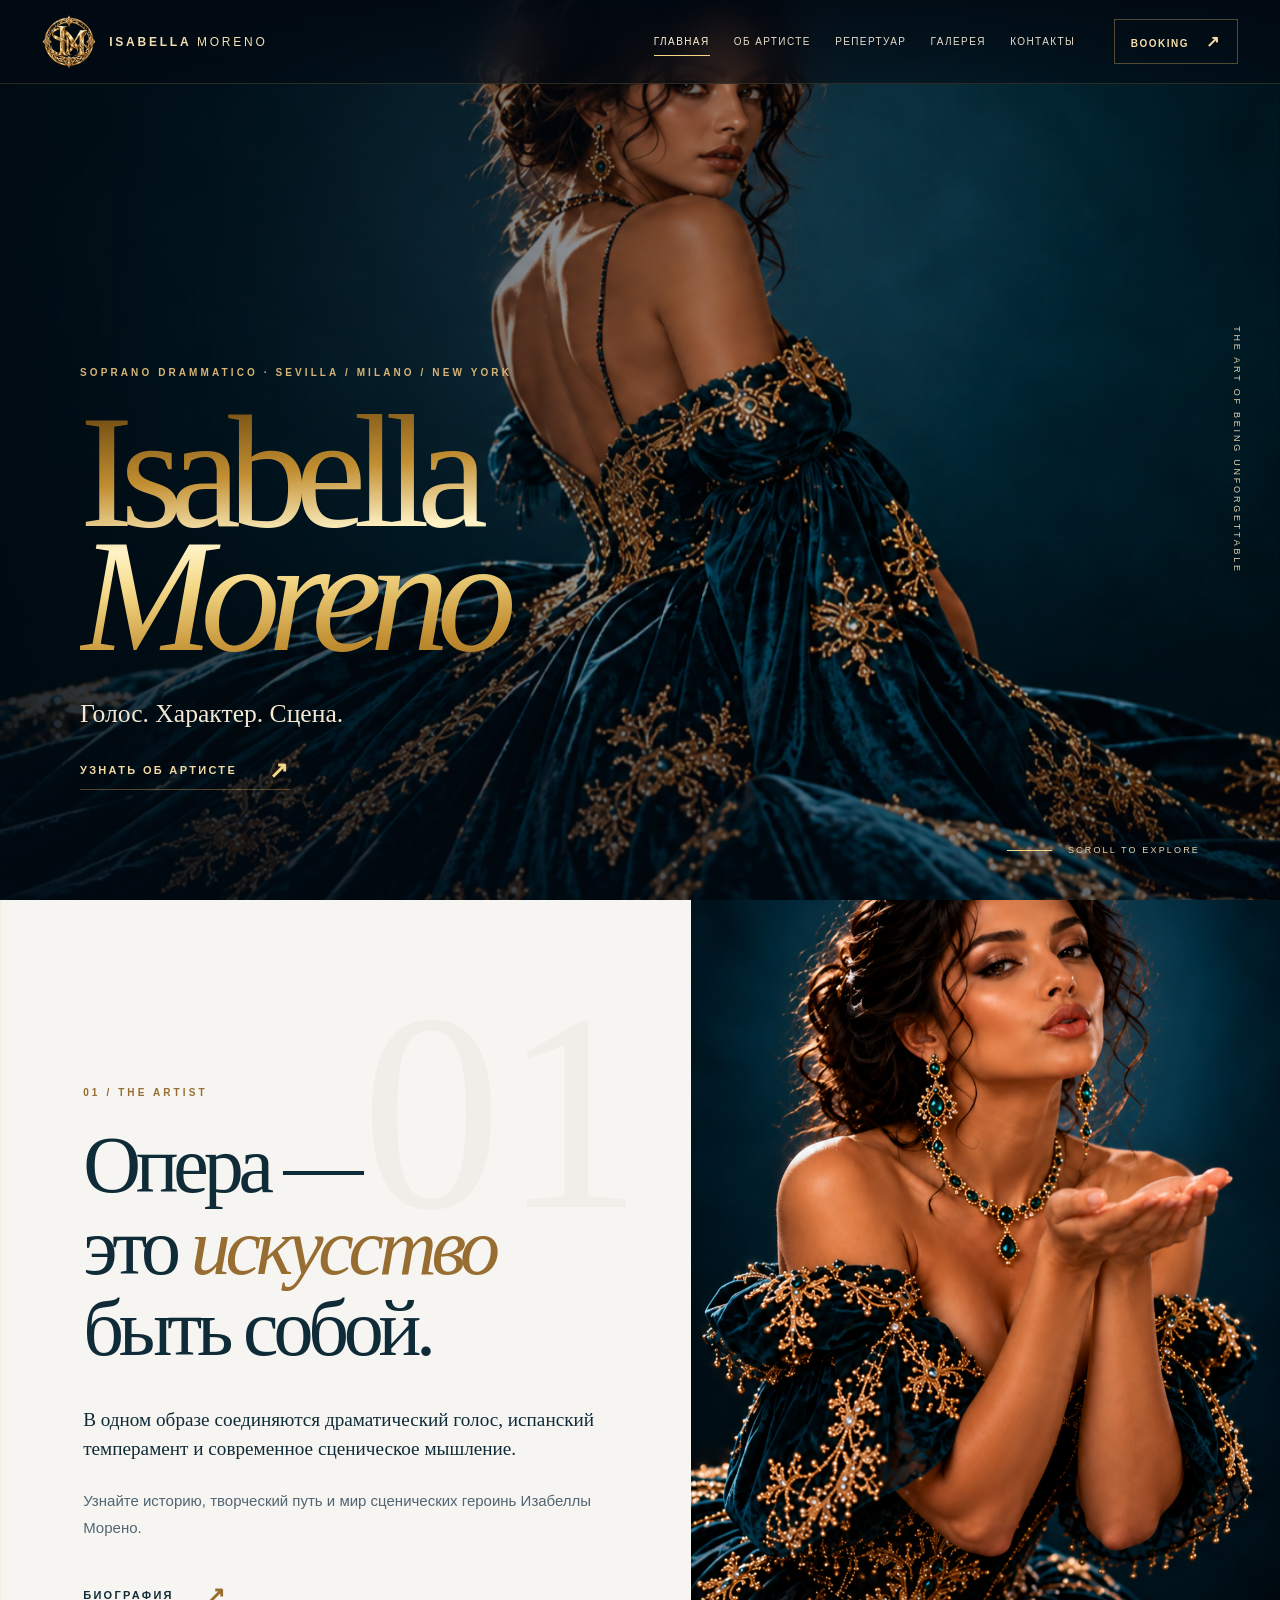
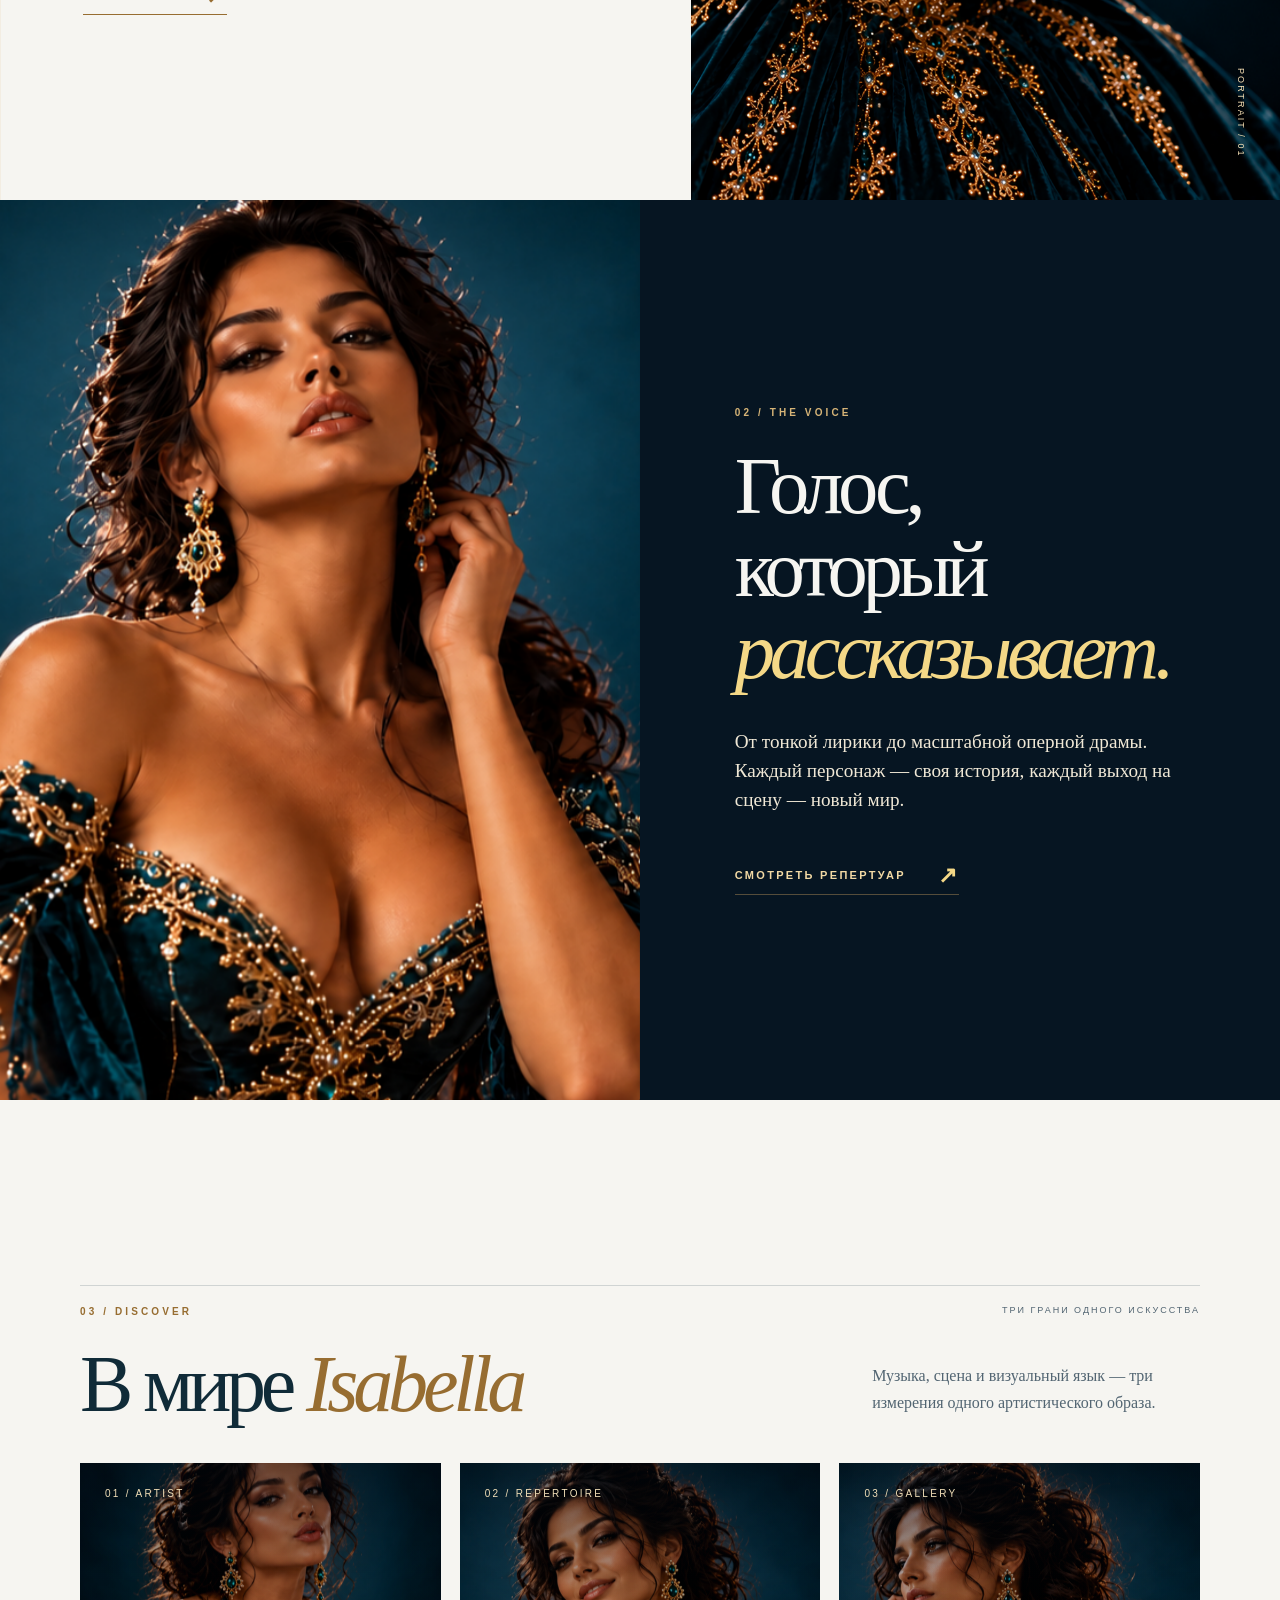
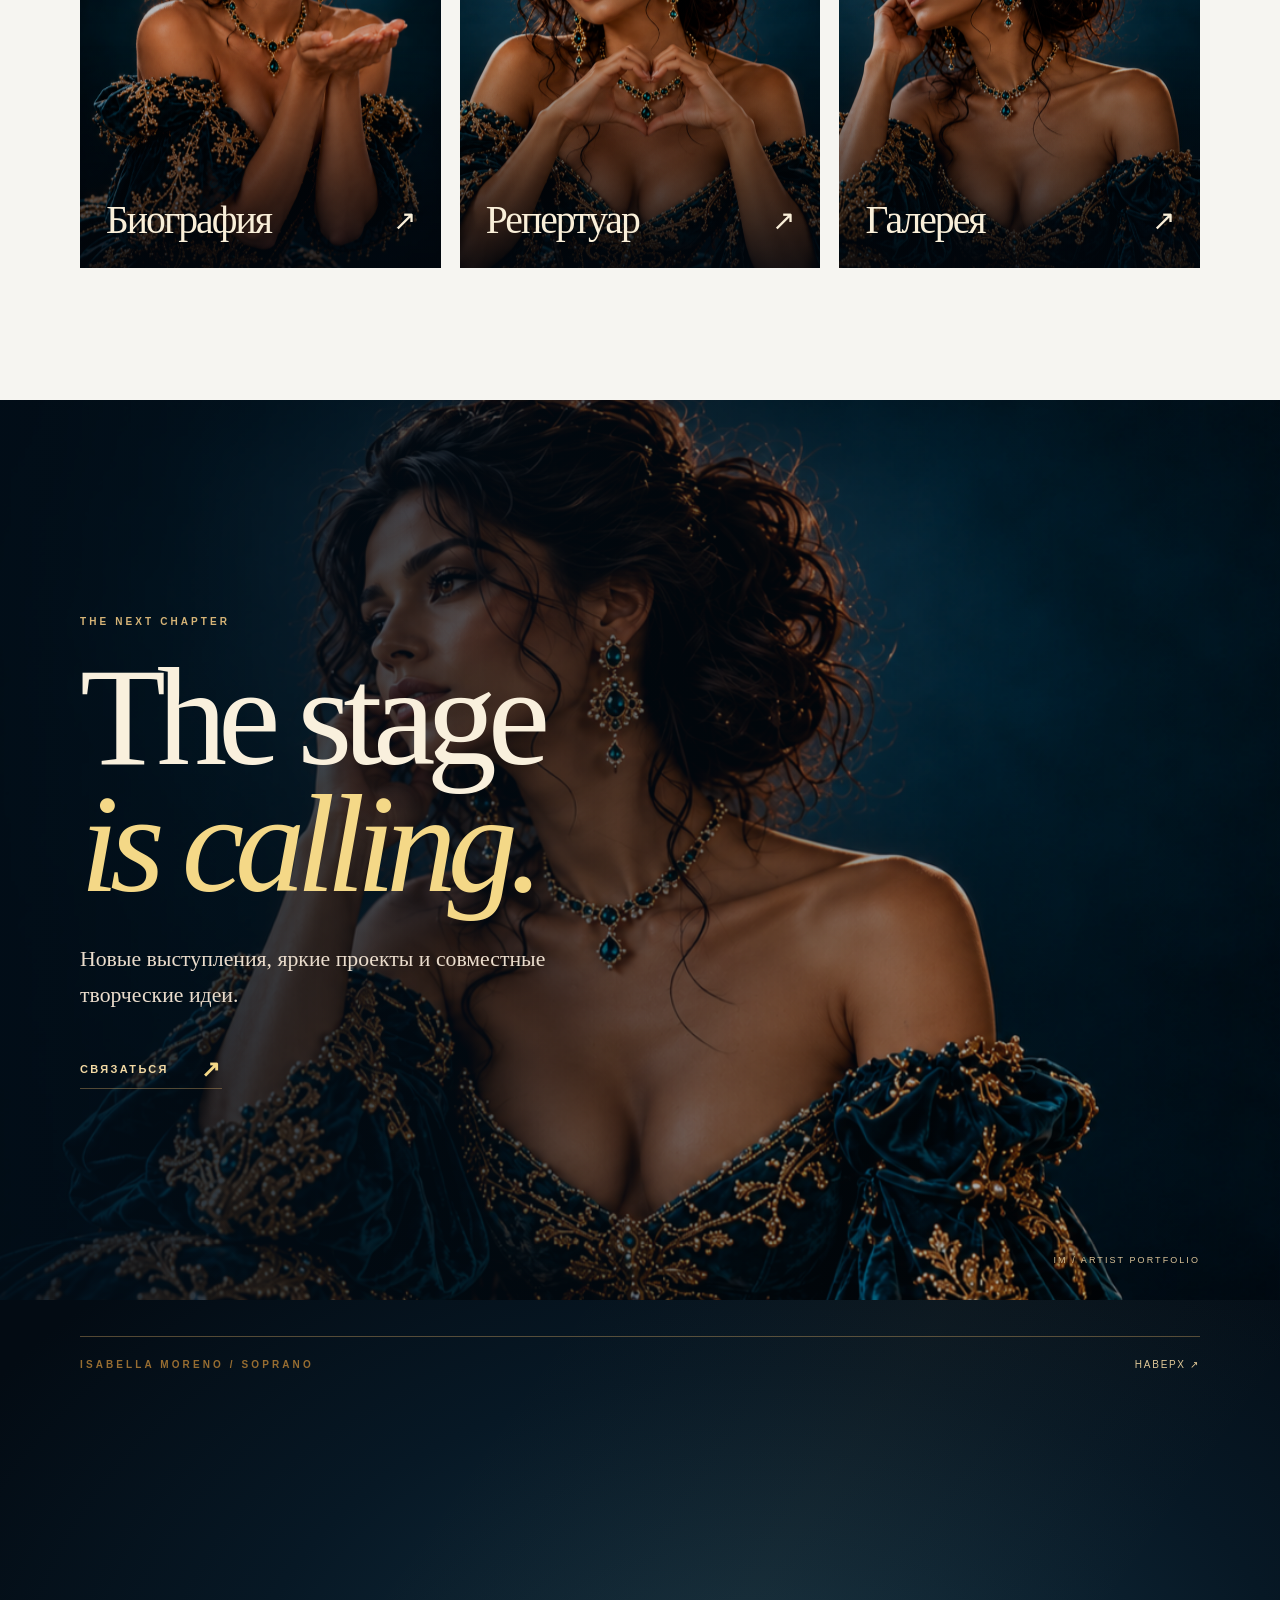
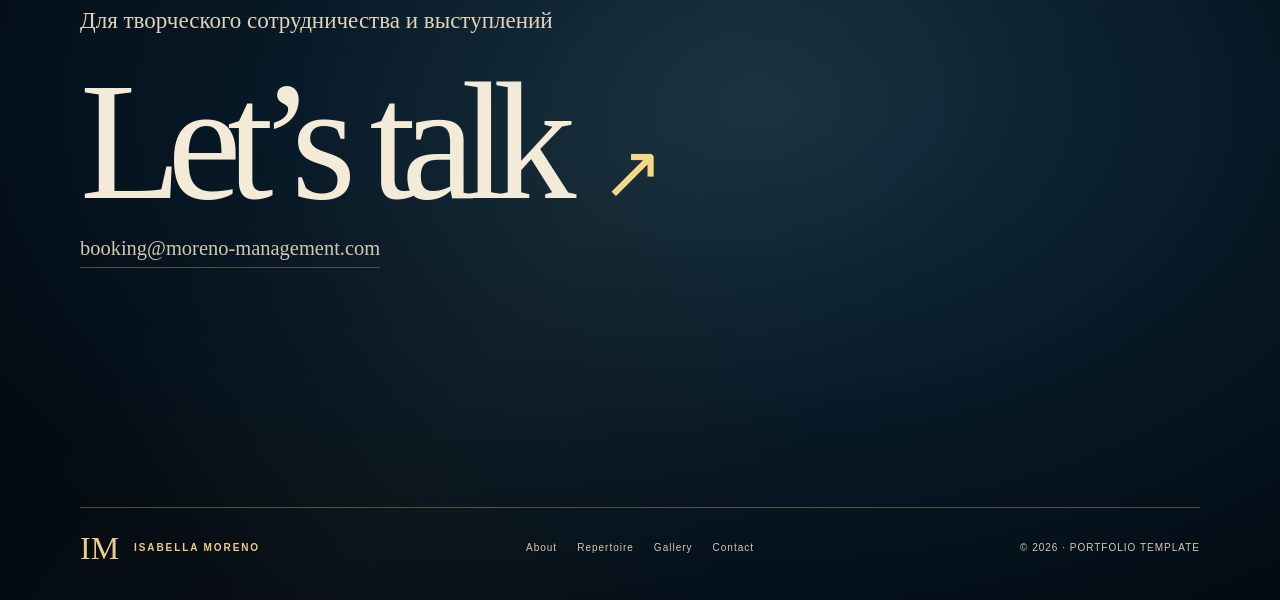
<file: index.html>
<!doctype html>
<html lang="ru">
<head>
<meta charset="utf-8">
<meta name="viewport" content="width=device-width, initial-scale=1">
<meta name="theme-color" content="#061422">
<meta name="description" content="Isabella Moreno — драматическое сопрано. Биография, репертуар, портреты и контакты.">
<title>Главная | Isabella Moreno</title>
<link rel="preload" href="assets/img/hero.png" as="image">
<link rel="stylesheet" href="assets/css/style.css">
<script>document.documentElement.classList.add('js-enabled');</script>
</head>
<body>
<div class="scroll-progress" aria-hidden="true"></div>
<header class="site-header" id="top">
  <a class="brand" href="index.html" aria-label="Isabella Moreno — Главная"><img src="assets/img/logo.png" alt="" width="56" height="56"><span>ISABELLA <i>MORENO</i></span></a>
  <nav class="site-nav" aria-label="Главная навигация"><a href="index.html" class="active" aria-current="page">Главная</a><a href="about.html" class="" >Об артисте</a><a href="repertoire.html" class="" >Репертуар</a><a href="gallery.html" class="" >Галерея</a><a href="contact.html" class="" >Контакты</a></nav>
  <a class="header-contact" href="contact.html">BOOKING <span aria-hidden="true">↗</span></a>
  <button class="menu-button" type="button" aria-label="Открыть меню" aria-expanded="false" aria-controls="mobile-menu"><span></span><span></span></button>
</header>
<nav class="mobile-menu" id="mobile-menu" aria-label="Мобильная навигация" inert><a href="index.html" aria-current="page">Главная</a><a href="about.html" >Об артисте</a><a href="repertoire.html" >Репертуар</a><a href="gallery.html" >Галерея</a><a href="contact.html" >Контакты</a></nav>
<main id="main"><section class="screen hero home-hero theme-dark">
  <div class="backdrop "><img src="assets/img/hero.png" alt="Isabella Moreno в тёмно-синем сценическом платье" data-parallax loading="eager" decoding="async"></div><div class="hero-wash"></div>
  <div class="hero-content reveal"><span class="eyebrow hero-kicker">SOPRANO DRAMMATICO · SEVILLA / MILANO / NEW YORK</span><h1 class="display gold-text">Isabella<br><em>Moreno</em></h1><p class="hero-subtitle">Голос. Характер. Сцена.</p><a class="text-link hero-link" href="about.html">УЗНАТЬ ОБ АРТИСТЕ <span>↗</span></a></div>
  <div class="hero-side">THE ART OF BEING UNFORGETTABLE</div><a class="scroll-cue" href="#content" aria-label="Прокрутить ниже"><span class="scroll-line"></span>SCROLL TO EXPLORE</a>
</section>
<section class="screen theme-light intro-screen" id="content"><div class="split-layout">
  <div class="split-copy reveal"><span class="eyebrow">01 / THE ARTIST</span><span class="watermark" aria-hidden="true">01</span><h2 class="editorial-title">Опера —<br>это <em>искусство</em><br>быть собой.</h2>
  <p class="lead">В одном образе соединяются драматический голос, испанский темперамент и современное сценическое мышление.</p><p class="body-text">Узнайте историю, творческий путь и мир сценических героинь Изабеллы Морено.</p><a class="text-link dark-link" href="about.html">БИОГРАФИЯ <span>↗</span></a></div>
  <div class="image-stage split-portrait"><img src="assets/img/portrait-02.png" alt="Портрет Isabella Moreno" data-parallax loading="lazy" decoding="async"></div>
</div><span class="edge-label">PORTRAIT / 01</span></section>
<section class="screen theme-dark feature-split"><div class="split-layout feature-layout">
  <div class="image-stage feature-portrait"><img src="assets/img/portrait-01.png" alt="Isabella Moreno, сценический образ" data-parallax loading="lazy" decoding="async"></div>
  <div class="split-copy dark-copy reveal"><span class="eyebrow">02 / THE VOICE</span><h2 class="editorial-title">Голос,<br>который<br><em>рассказывает.</em></h2><p class="lead">От тонкой лирики до масштабной оперной драмы. Каждый персонаж — своя история, каждый выход на сцену — новый мир.</p><a class="text-link" href="repertoire.html">СМОТРЕТЬ РЕПЕРТУАР <span>↗</span></a></div>
</div></section>
<section class="screen theme-light explore-screen"><div class="section-inner">
  <div class="section-topline reveal"><span class="eyebrow">03 / DISCOVER</span><span class="section-trace">ТРИ ГРАНИ ОДНОГО ИСКУССТВА</span></div>
  <div class="section-heading reveal"><h2 class="editorial-title">В мире <em>Isabella</em></h2><p>Музыка, сцена и визуальный язык — три измерения одного артистического образа.</p></div>
  <div class="explore-grid">
    <a class="explore-card reveal" href="about.html"><div class="image-stage "><img src="assets/img/portrait-02.png" alt="Портрет для раздела об артисте" data-parallax loading="lazy" decoding="async"></div><span class="explore-overlay"></span><span class="card-count">01 / ARTIST</span><div class="explore-card-foot"><h3>Биография</h3><span>↗</span></div></a>
    <a class="explore-card reveal" href="repertoire.html"><div class="image-stage "><img src="assets/img/portrait-03.png" alt="Репертуар Изабеллы" data-parallax loading="lazy" decoding="async"></div><span class="explore-overlay"></span><span class="card-count">02 / REPERTOIRE</span><div class="explore-card-foot"><h3>Репертуар</h3><span>↗</span></div></a>
    <a class="explore-card reveal" href="gallery.html"><div class="image-stage "><img src="assets/img/portrait-04.png" alt="Фотогалерея Изабеллы" data-parallax loading="lazy" decoding="async"></div><span class="explore-overlay"></span><span class="card-count">03 / GALLERY</span><div class="explore-card-foot"><h3>Галерея</h3><span>↗</span></div></a>
  </div></div></section>
<section class="screen theme-dark feature-photo section-photo"><div class="backdrop "><img src="assets/img/portrait-04.png" alt="Фотография Isabella Moreno" data-parallax loading="lazy" decoding="async"></div><div class="feature-shade"></div>
      <div class="photo-cta reveal"><span class="eyebrow">THE NEXT CHAPTER</span><h2 class="display">The stage<br><em>is calling.</em></h2><p>Новые выступления, яркие проекты и совместные творческие идеи.</p><a href="contact.html" class="text-link">СВЯЗАТЬСЯ <span>↗</span></a></div>
      <span class="photo-index">IM / ARTIST PORTFOLIO</span>
    </section>
</main>
<footer class="site-footer screen" id="footer">
  <div class="footer-glow" aria-hidden="true"></div>
  <div class="footer-top"><span class="eyebrow">ISABELLA MORENO / SOPRANO</span><a href="#top" class="back-top">НАВЕРХ ↗</a></div>
  <div class="footer-core reveal"><p class="footer-overline">Для творческого сотрудничества и выступлений</p><a class="footer-email" href="mailto:booking@moreno-management.com">Let’s talk <span>↗</span></a><p><a class="email-small" href="mailto:booking@moreno-management.com">booking@moreno-management.com</a></p></div>
  <div class="footer-bottom"><a class="footer-logo" href="index.html">IM <span>ISABELLA MORENO</span></a><nav aria-label="Навигация внизу"><a href="about.html">About</a><a href="repertoire.html">Repertoire</a><a href="gallery.html">Gallery</a><a href="contact.html">Contact</a></nav><span>© 2026 · PORTFOLIO TEMPLATE</span></div>
</footer>
<script src="assets/js/main.js" defer></script>
</body></html>
</file>
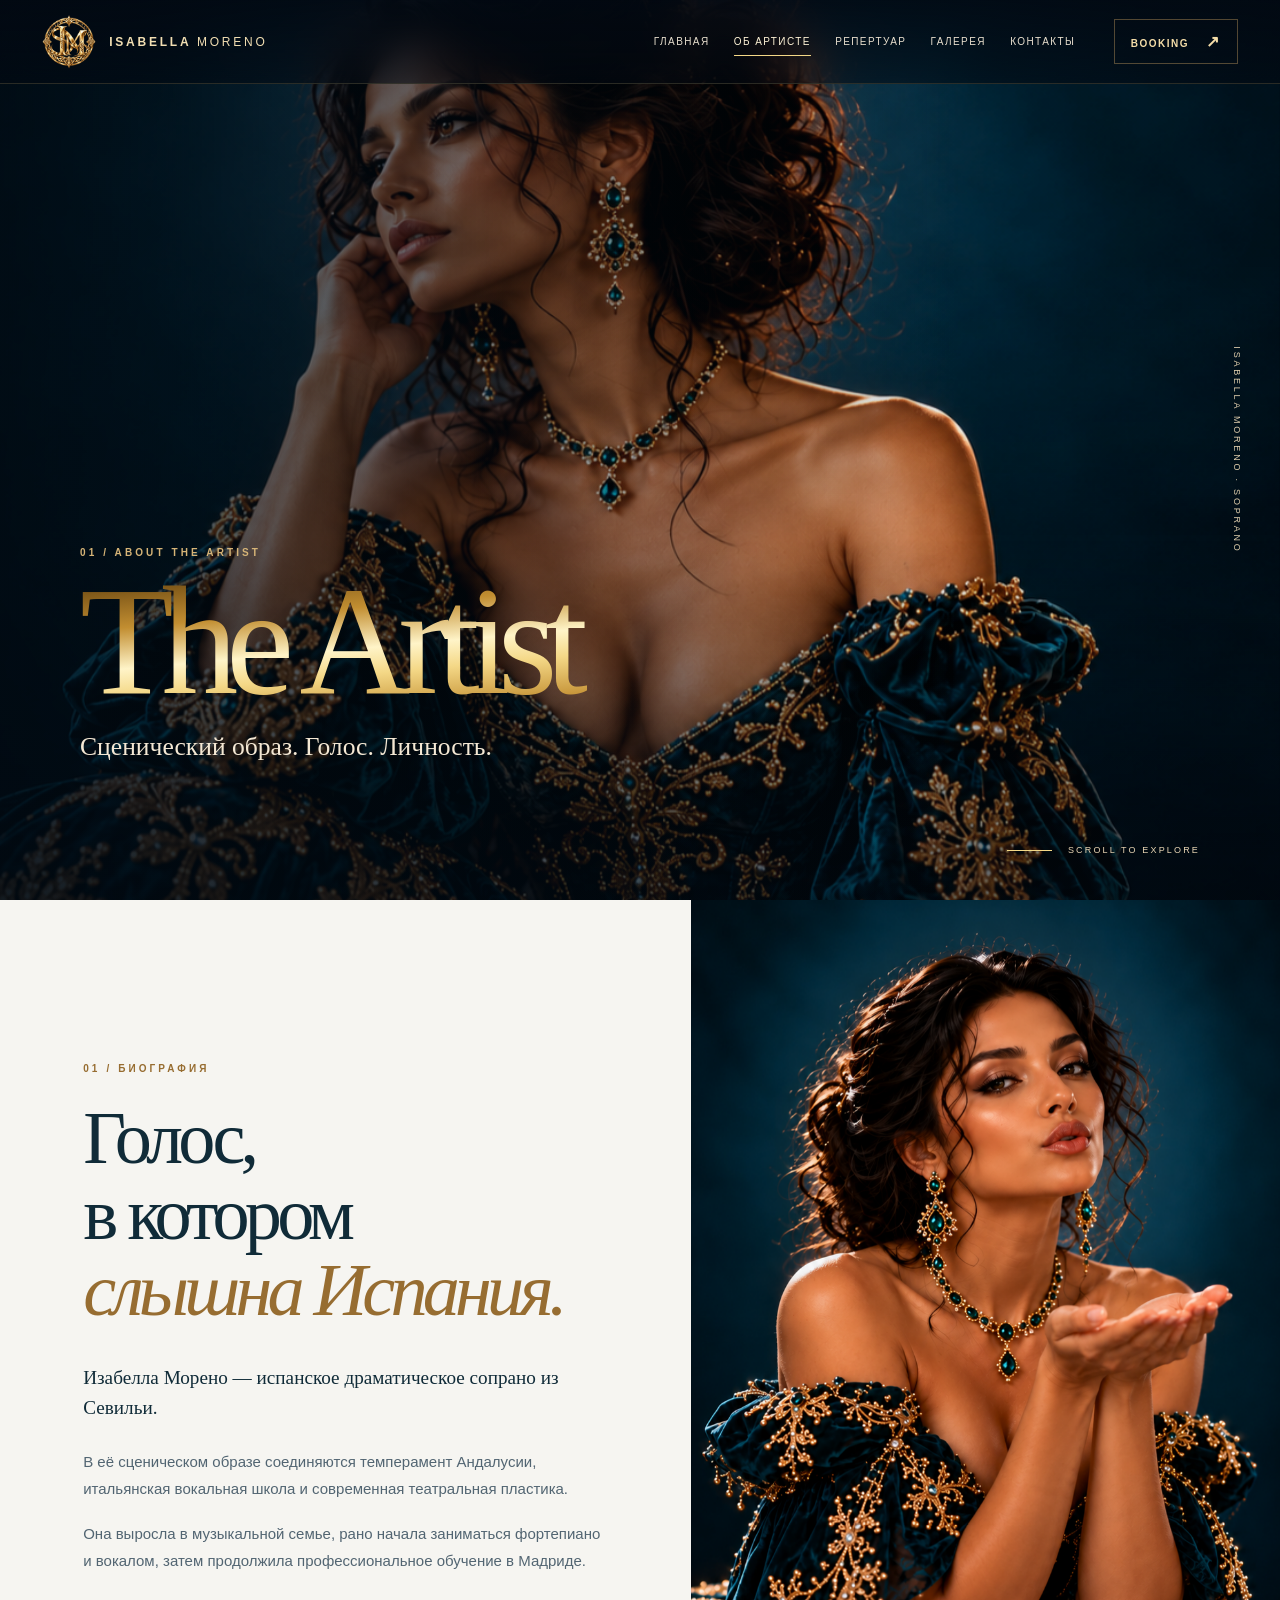
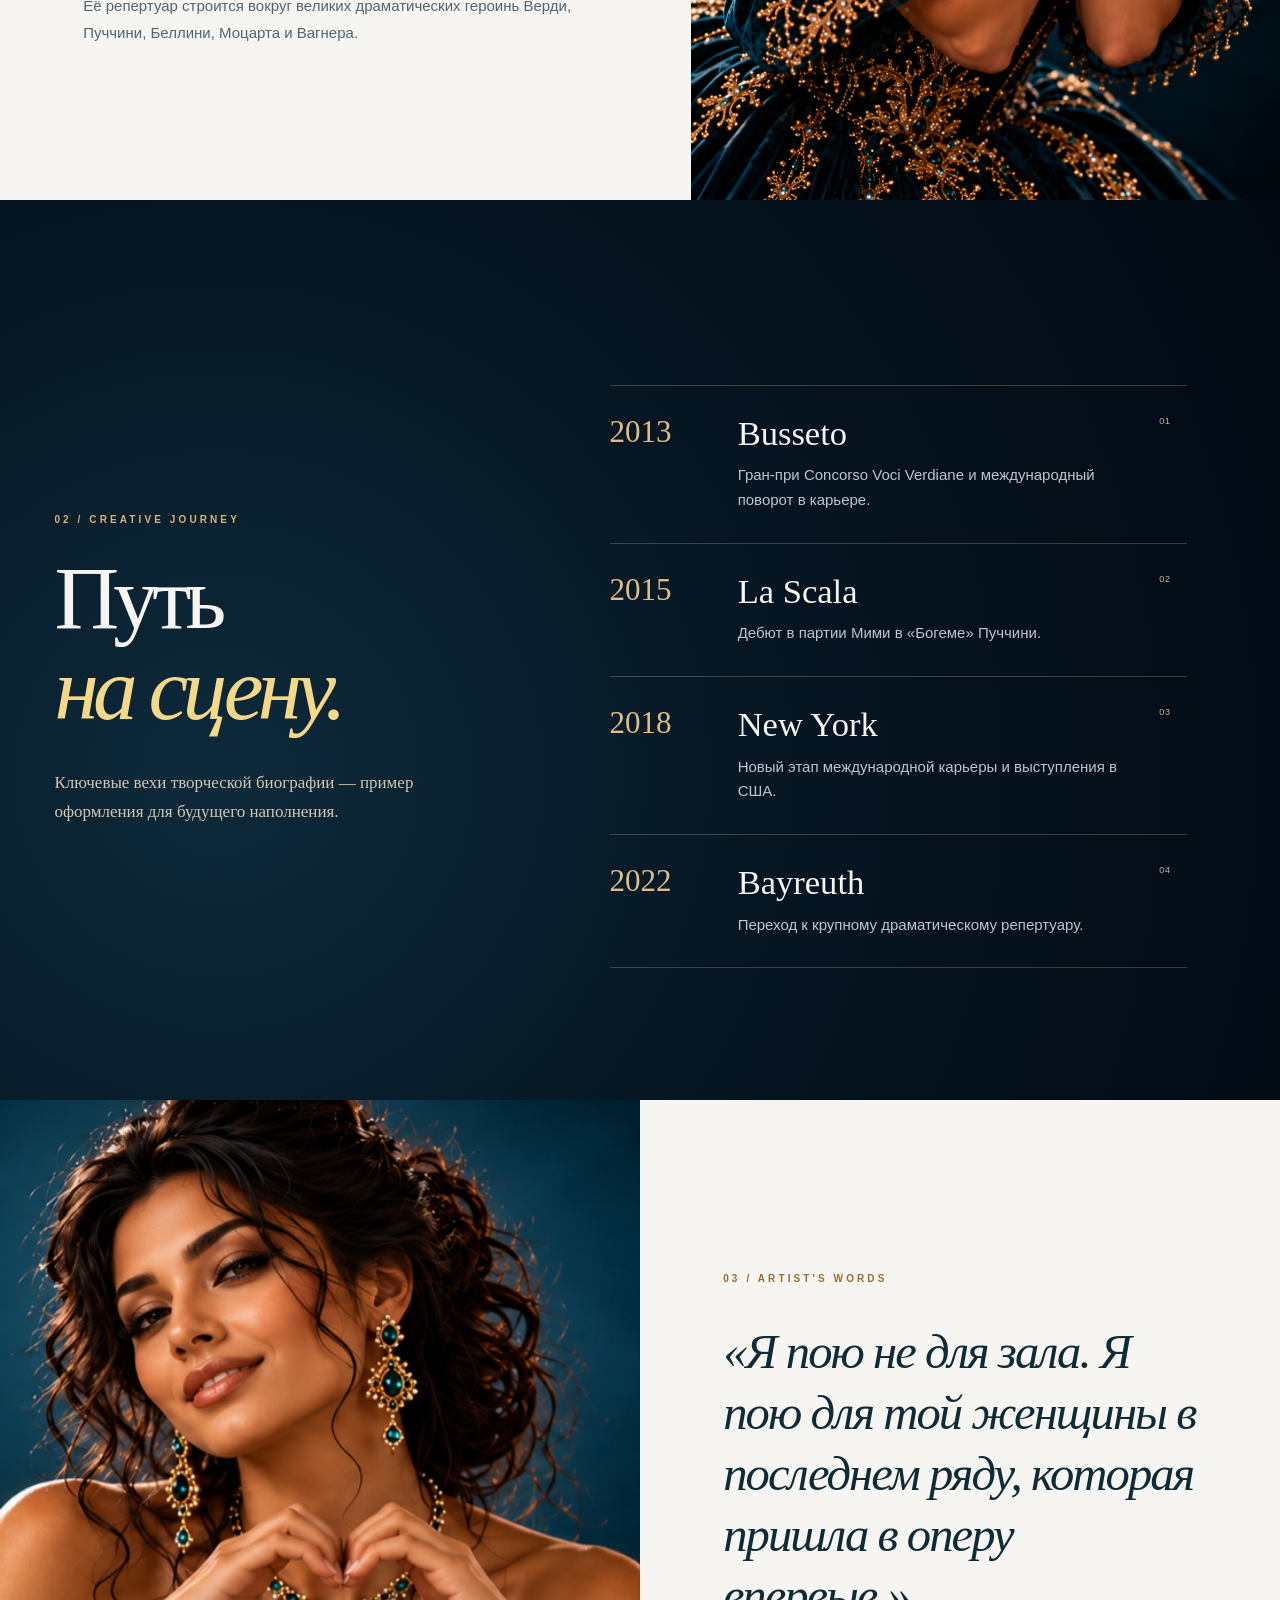
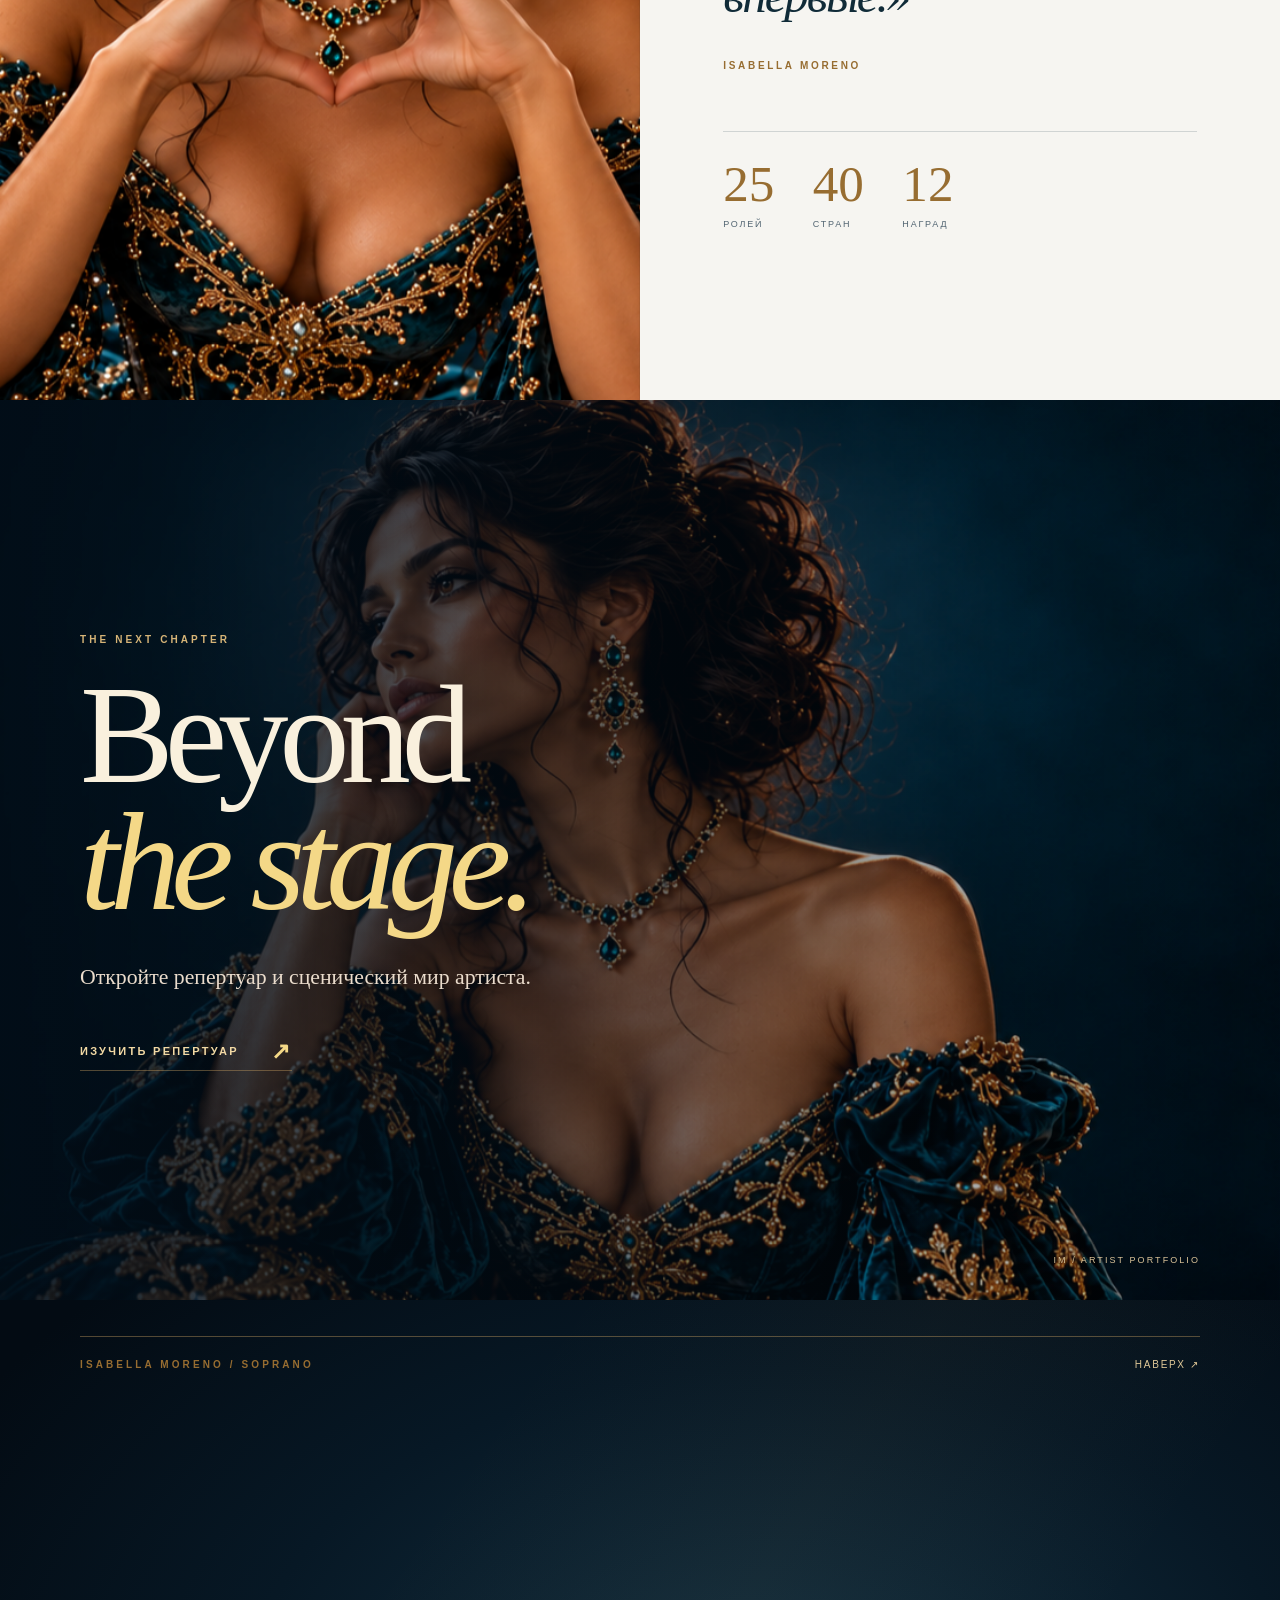
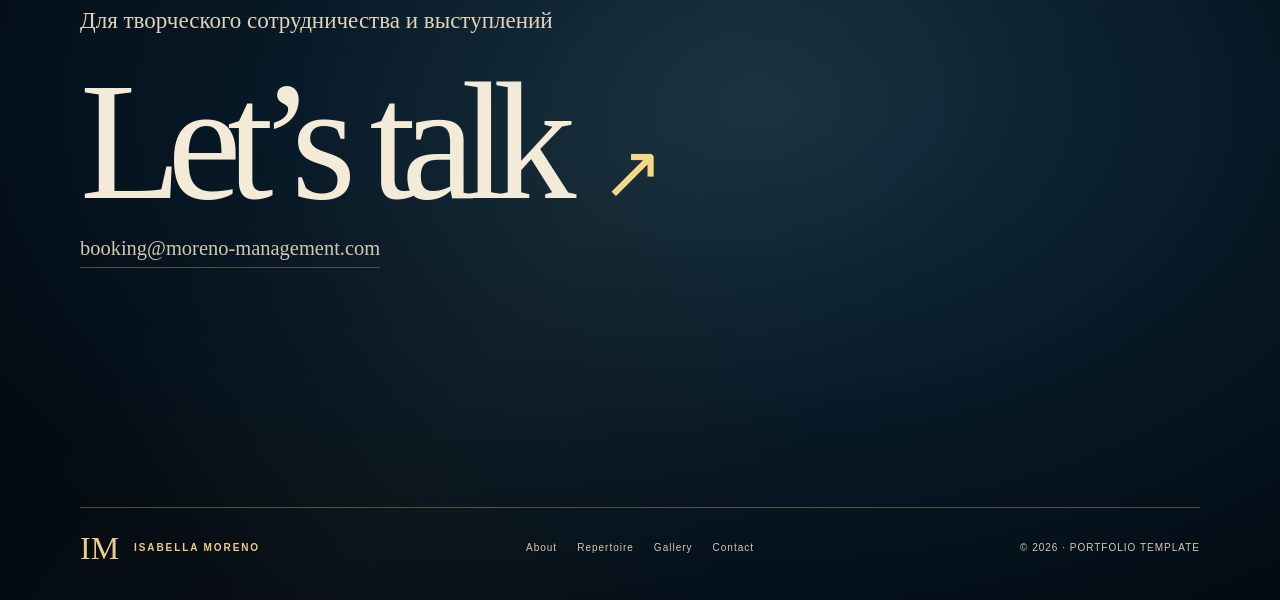
<file: about.html>
<!doctype html>
<html lang="ru">
<head>
<meta charset="utf-8">
<meta name="viewport" content="width=device-width, initial-scale=1">
<meta name="theme-color" content="#061422">
<meta name="description" content="Биография и творческий путь Isabella Moreno.">
<title>Об артисте | Isabella Moreno</title>
<link rel="preload" href="assets/img/portrait-04.png" as="image">
<link rel="stylesheet" href="assets/css/style.css">
<script>document.documentElement.classList.add('js-enabled');</script>
</head>
<body>
<div class="scroll-progress" aria-hidden="true"></div>
<header class="site-header" id="top">
  <a class="brand" href="index.html" aria-label="Isabella Moreno — Главная"><img src="assets/img/logo.png" alt="" width="56" height="56"><span>ISABELLA <i>MORENO</i></span></a>
  <nav class="site-nav" aria-label="Главная навигация"><a href="index.html" class="" >Главная</a><a href="about.html" class="active" aria-current="page">Об артисте</a><a href="repertoire.html" class="" >Репертуар</a><a href="gallery.html" class="" >Галерея</a><a href="contact.html" class="" >Контакты</a></nav>
  <a class="header-contact" href="contact.html">BOOKING <span aria-hidden="true">↗</span></a>
  <button class="menu-button" type="button" aria-label="Открыть меню" aria-expanded="false" aria-controls="mobile-menu"><span></span><span></span></button>
</header>
<nav class="mobile-menu" id="mobile-menu" aria-label="Мобильная навигация" inert><a href="index.html" >Главная</a><a href="about.html" aria-current="page">Об артисте</a><a href="repertoire.html" >Репертуар</a><a href="gallery.html" >Галерея</a><a href="contact.html" >Контакты</a></nav>
<main id="main"><section class="screen hero page-hero theme-dark"><div class="backdrop "><img src="assets/img/portrait-04.png" alt="The Artist" data-parallax loading="eager" decoding="async"></div><div class="hero-wash"></div>
    <div class="hero-content reveal"><span class="eyebrow hero-kicker">01 / ABOUT THE ARTIST</span><h1 class="display gold-text">The Artist</h1><p class="hero-subtitle">Сценический образ. Голос. Личность.</p></div>
    <div class="hero-side">ISABELLA MORENO · SOPRANO</div><a class="scroll-cue" href="#content" aria-label="Прокрутить к содержимому"><span class="scroll-line"></span>SCROLL TO EXPLORE</a>
    </section>
<section class="screen theme-light biography-screen" id="content"><div class="split-layout">
  <div class="split-copy bio-copy reveal"><span class="eyebrow">01 / БИОГРАФИЯ</span><h2 class="editorial-title">Голос,<br>в котором<br><em>слышна Испания.</em></h2>
  <p class="lead">Изабелла Морено — испанское драматическое сопрано из Севильи.</p><p class="body-text">В её сценическом образе соединяются темперамент Андалусии, итальянская вокальная школа и современная театральная пластика.</p><p class="body-text">Она выросла в музыкальной семье, рано начала заниматься фортепиано и вокалом, затем продолжила профессиональное обучение в Мадриде.</p><p class="body-text">Её репертуар строится вокруг великих драматических героинь Верди, Пуччини, Беллини, Моцарта и Вагнера.</p></div>
  <div class="image-stage split-portrait"><img src="assets/img/portrait-02.png" alt="Портрет Изабеллы Морено" data-parallax loading="lazy" decoding="async"></div>
</div></section>
<section class="screen theme-dark career-screen"><div class="section-inner career-inner">
 <div class="career-heading reveal"><span class="eyebrow">02 / CREATIVE JOURNEY</span><h2 class="editorial-title">Путь<br><em>на сцену.</em></h2><p>Ключевые вехи творческой биографии — пример оформления для будущего наполнения.</p></div>
 <div class="timeline">
  <div class="timeline-item reveal"><span class="timeline-year">2013</span><div><h3>Busseto</h3><p>Гран-при Concorso Voci Verdiane и международный поворот в карьере.</p></div><span class="timeline-mark">01</span></div>
  <div class="timeline-item reveal"><span class="timeline-year">2015</span><div><h3>La Scala</h3><p>Дебют в партии Мими в «Богеме» Пуччини.</p></div><span class="timeline-mark">02</span></div>
  <div class="timeline-item reveal"><span class="timeline-year">2018</span><div><h3>New York</h3><p>Новый этап международной карьеры и выступления в США.</p></div><span class="timeline-mark">03</span></div>
  <div class="timeline-item reveal"><span class="timeline-year">2022</span><div><h3>Bayreuth</h3><p>Переход к крупному драматическому репертуару.</p></div><span class="timeline-mark">04</span></div>
 </div></div></section>
<section class="screen theme-light quote-screen"><div class="split-layout quote-layout"><div class="image-stage feature-portrait"><img src="assets/img/portrait-03.png" alt="Изабелла Морено" data-parallax loading="lazy" decoding="async"></div>
<div class="split-copy reveal"><span class="eyebrow">03 / ARTIST'S WORDS</span><blockquote class="artist-quote">«Я пою не для зала. Я пою для той женщины в последнем ряду, которая пришла в оперу впервые.»</blockquote><span class="quote-sign">ISABELLA MORENO</span>
<div class="stats"><div><strong>25</strong><span>РОЛЕЙ</span></div><div><strong>40</strong><span>СТРАН</span></div><div><strong>12</strong><span>НАГРАД</span></div></div></div></div></section>
<section class="screen theme-dark feature-photo section-photo"><div class="backdrop "><img src="assets/img/portrait-04.png" alt="Фотография Isabella Moreno" data-parallax loading="lazy" decoding="async"></div><div class="feature-shade"></div>
      <div class="photo-cta reveal"><span class="eyebrow">THE NEXT CHAPTER</span><h2 class="display">Beyond<br><em>the stage.</em></h2><p>Откройте репертуар и сценический мир артиста.</p><a href="repertoire.html" class="text-link">ИЗУЧИТЬ РЕПЕРТУАР <span>↗</span></a></div>
      <span class="photo-index">IM / ARTIST PORTFOLIO</span>
    </section>
</main>
<footer class="site-footer screen" id="footer">
  <div class="footer-glow" aria-hidden="true"></div>
  <div class="footer-top"><span class="eyebrow">ISABELLA MORENO / SOPRANO</span><a href="#top" class="back-top">НАВЕРХ ↗</a></div>
  <div class="footer-core reveal"><p class="footer-overline">Для творческого сотрудничества и выступлений</p><a class="footer-email" href="mailto:booking@moreno-management.com">Let’s talk <span>↗</span></a><p><a class="email-small" href="mailto:booking@moreno-management.com">booking@moreno-management.com</a></p></div>
  <div class="footer-bottom"><a class="footer-logo" href="index.html">IM <span>ISABELLA MORENO</span></a><nav aria-label="Навигация внизу"><a href="about.html">About</a><a href="repertoire.html">Repertoire</a><a href="gallery.html">Gallery</a><a href="contact.html">Contact</a></nav><span>© 2026 · PORTFOLIO TEMPLATE</span></div>
</footer>
<script src="assets/js/main.js" defer></script>
</body></html>
</file>
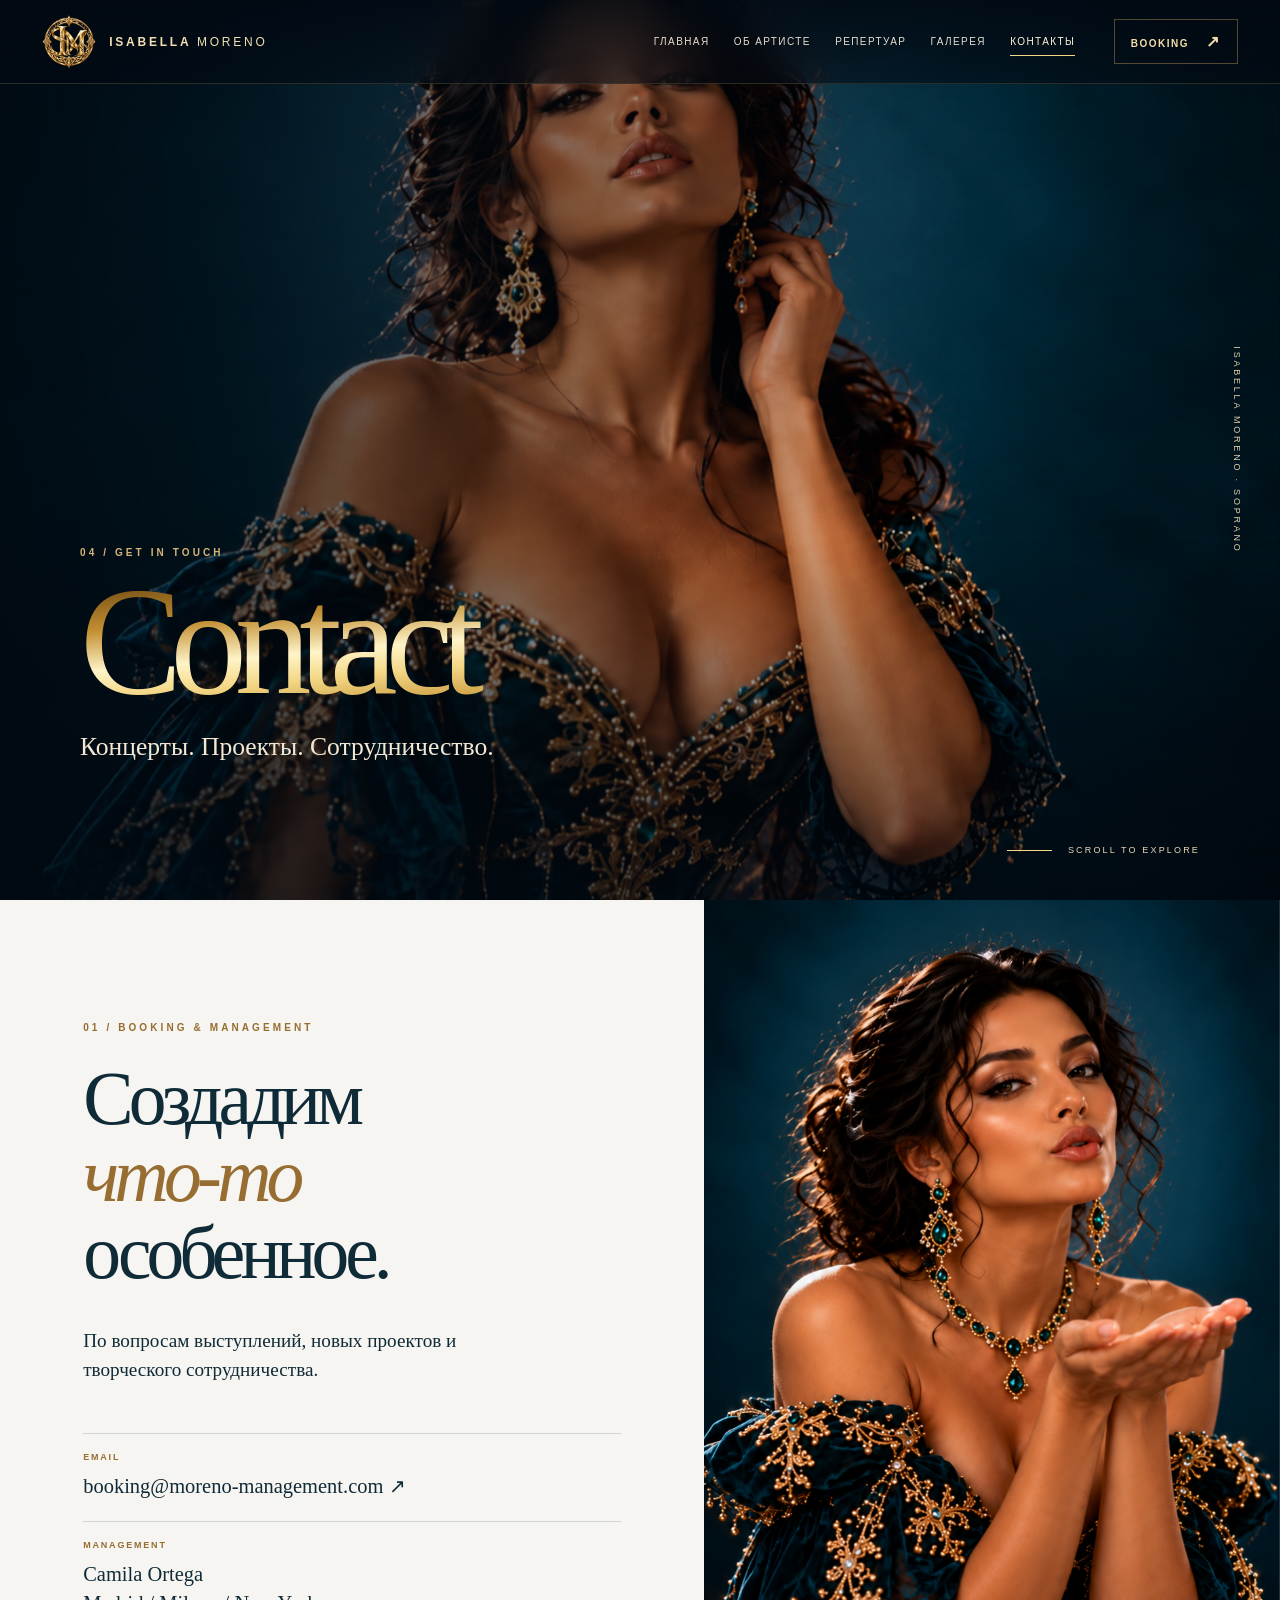
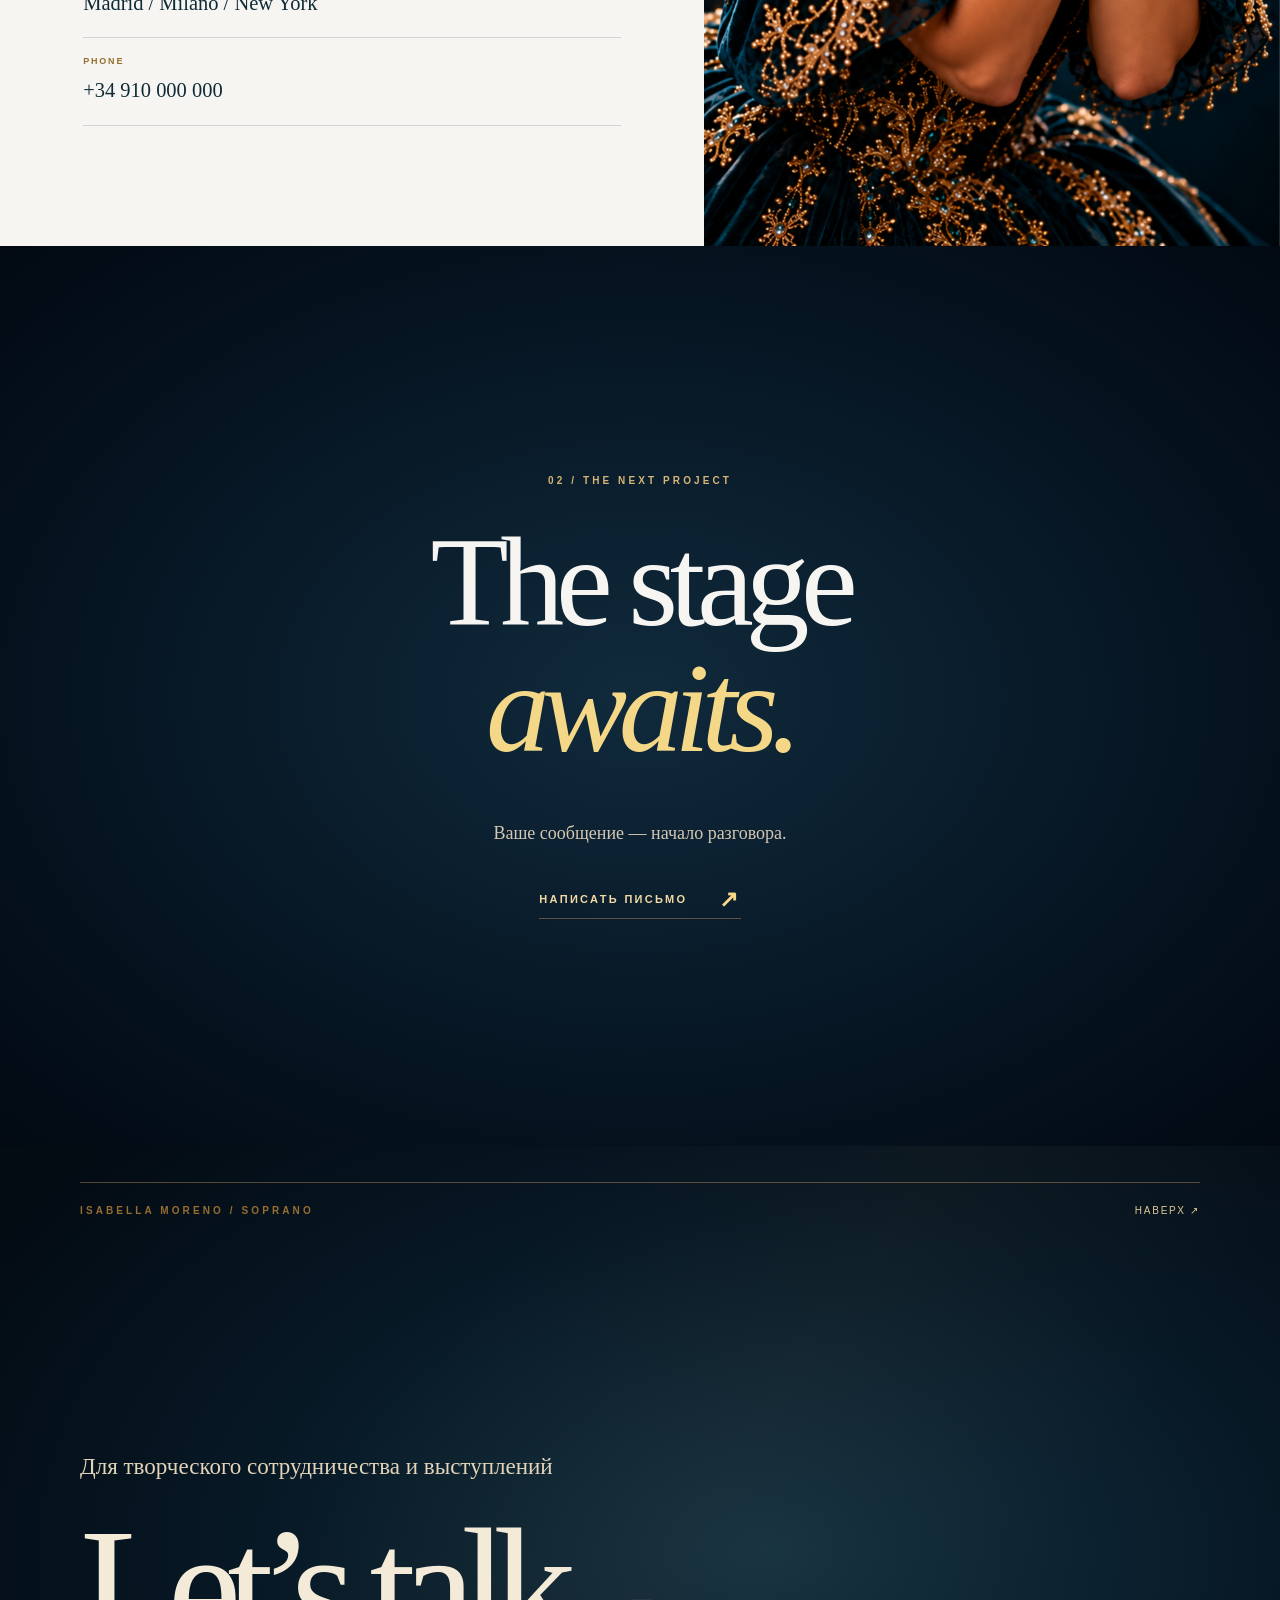
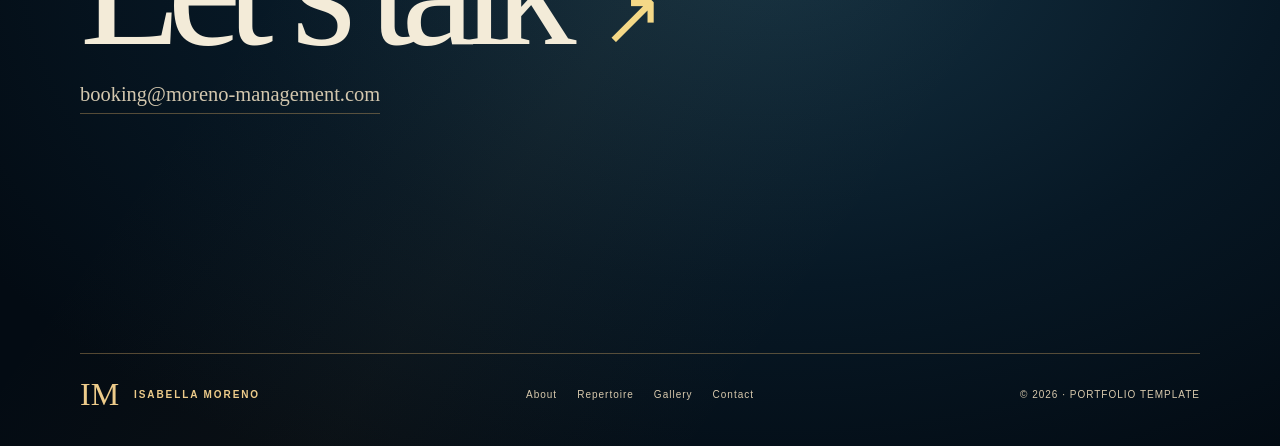
<file: contact.html>
<!doctype html>
<html lang="ru">
<head>
<meta charset="utf-8">
<meta name="viewport" content="width=device-width, initial-scale=1">
<meta name="theme-color" content="#061422">
<meta name="description" content="Связаться с менеджментом Isabella Moreno.">
<title>Контакты | Isabella Moreno</title>
<link rel="preload" href="assets/img/portrait-01.png" as="image">
<link rel="stylesheet" href="assets/css/style.css">
<script>document.documentElement.classList.add('js-enabled');</script>
</head>
<body>
<div class="scroll-progress" aria-hidden="true"></div>
<header class="site-header" id="top">
  <a class="brand" href="index.html" aria-label="Isabella Moreno — Главная"><img src="assets/img/logo.png" alt="" width="56" height="56"><span>ISABELLA <i>MORENO</i></span></a>
  <nav class="site-nav" aria-label="Главная навигация"><a href="index.html" class="" >Главная</a><a href="about.html" class="" >Об артисте</a><a href="repertoire.html" class="" >Репертуар</a><a href="gallery.html" class="" >Галерея</a><a href="contact.html" class="active" aria-current="page">Контакты</a></nav>
  <a class="header-contact" href="contact.html">BOOKING <span aria-hidden="true">↗</span></a>
  <button class="menu-button" type="button" aria-label="Открыть меню" aria-expanded="false" aria-controls="mobile-menu"><span></span><span></span></button>
</header>
<nav class="mobile-menu" id="mobile-menu" aria-label="Мобильная навигация" inert><a href="index.html" >Главная</a><a href="about.html" >Об артисте</a><a href="repertoire.html" >Репертуар</a><a href="gallery.html" >Галерея</a><a href="contact.html" aria-current="page">Контакты</a></nav>
<main id="main"><section class="screen hero page-hero theme-dark"><div class="backdrop "><img src="assets/img/portrait-01.png" alt="Contact" data-parallax loading="eager" decoding="async"></div><div class="hero-wash"></div>
    <div class="hero-content reveal"><span class="eyebrow hero-kicker">04 / GET IN TOUCH</span><h1 class="display gold-text">Contact</h1><p class="hero-subtitle">Концерты. Проекты. Сотрудничество.</p></div>
    <div class="hero-side">ISABELLA MORENO · SOPRANO</div><a class="scroll-cue" href="#content" aria-label="Прокрутить к содержимому"><span class="scroll-line"></span>SCROLL TO EXPLORE</a>
    </section>
<section class="screen theme-light booking-screen" id="content"><div class="split-layout booking-layout"><div class="split-copy reveal"><span class="eyebrow">01 / BOOKING & MANAGEMENT</span><h2 class="editorial-title">Создадим<br><em>что-то</em><br>особенное.</h2><p class="lead">По вопросам выступлений, новых проектов и творческого сотрудничества.</p>
<div class="contact-details"><div class="contact-entry"><span>EMAIL</span><a href="mailto:booking@moreno-management.com">booking@moreno-management.com ↗</a></div><div class="contact-entry"><span>MANAGEMENT</span><strong>Camila Ortega<br>Madrid / Milano / New York</strong></div><div class="contact-entry"><span>PHONE</span><strong>+34 910 000 000</strong></div></div></div>
<div class="image-stage split-portrait"><img src="assets/img/portrait-02.png" alt="Isabella Moreno — контактная страница" data-parallax loading="lazy" decoding="async"></div>
</div></section>
<section class="screen theme-dark closing-screen dark-closing"><div class="closing-inner reveal"><span class="eyebrow">02 / THE NEXT PROJECT</span><h2 class="editorial-title">The stage<br><em>awaits.</em></h2><p>Ваше сообщение — начало разговора.</p><a class="text-link" href="mailto:booking@moreno-management.com">НАПИСАТЬ ПИСЬМО <span>↗</span></a></div></section>
</main>
<footer class="site-footer screen" id="footer">
  <div class="footer-glow" aria-hidden="true"></div>
  <div class="footer-top"><span class="eyebrow">ISABELLA MORENO / SOPRANO</span><a href="#top" class="back-top">НАВЕРХ ↗</a></div>
  <div class="footer-core reveal"><p class="footer-overline">Для творческого сотрудничества и выступлений</p><a class="footer-email" href="mailto:booking@moreno-management.com">Let’s talk <span>↗</span></a><p><a class="email-small" href="mailto:booking@moreno-management.com">booking@moreno-management.com</a></p></div>
  <div class="footer-bottom"><a class="footer-logo" href="index.html">IM <span>ISABELLA MORENO</span></a><nav aria-label="Навигация внизу"><a href="about.html">About</a><a href="repertoire.html">Repertoire</a><a href="gallery.html">Gallery</a><a href="contact.html">Contact</a></nav><span>© 2026 · PORTFOLIO TEMPLATE</span></div>
</footer>
<script src="assets/js/main.js" defer></script>
</body></html>
</file>
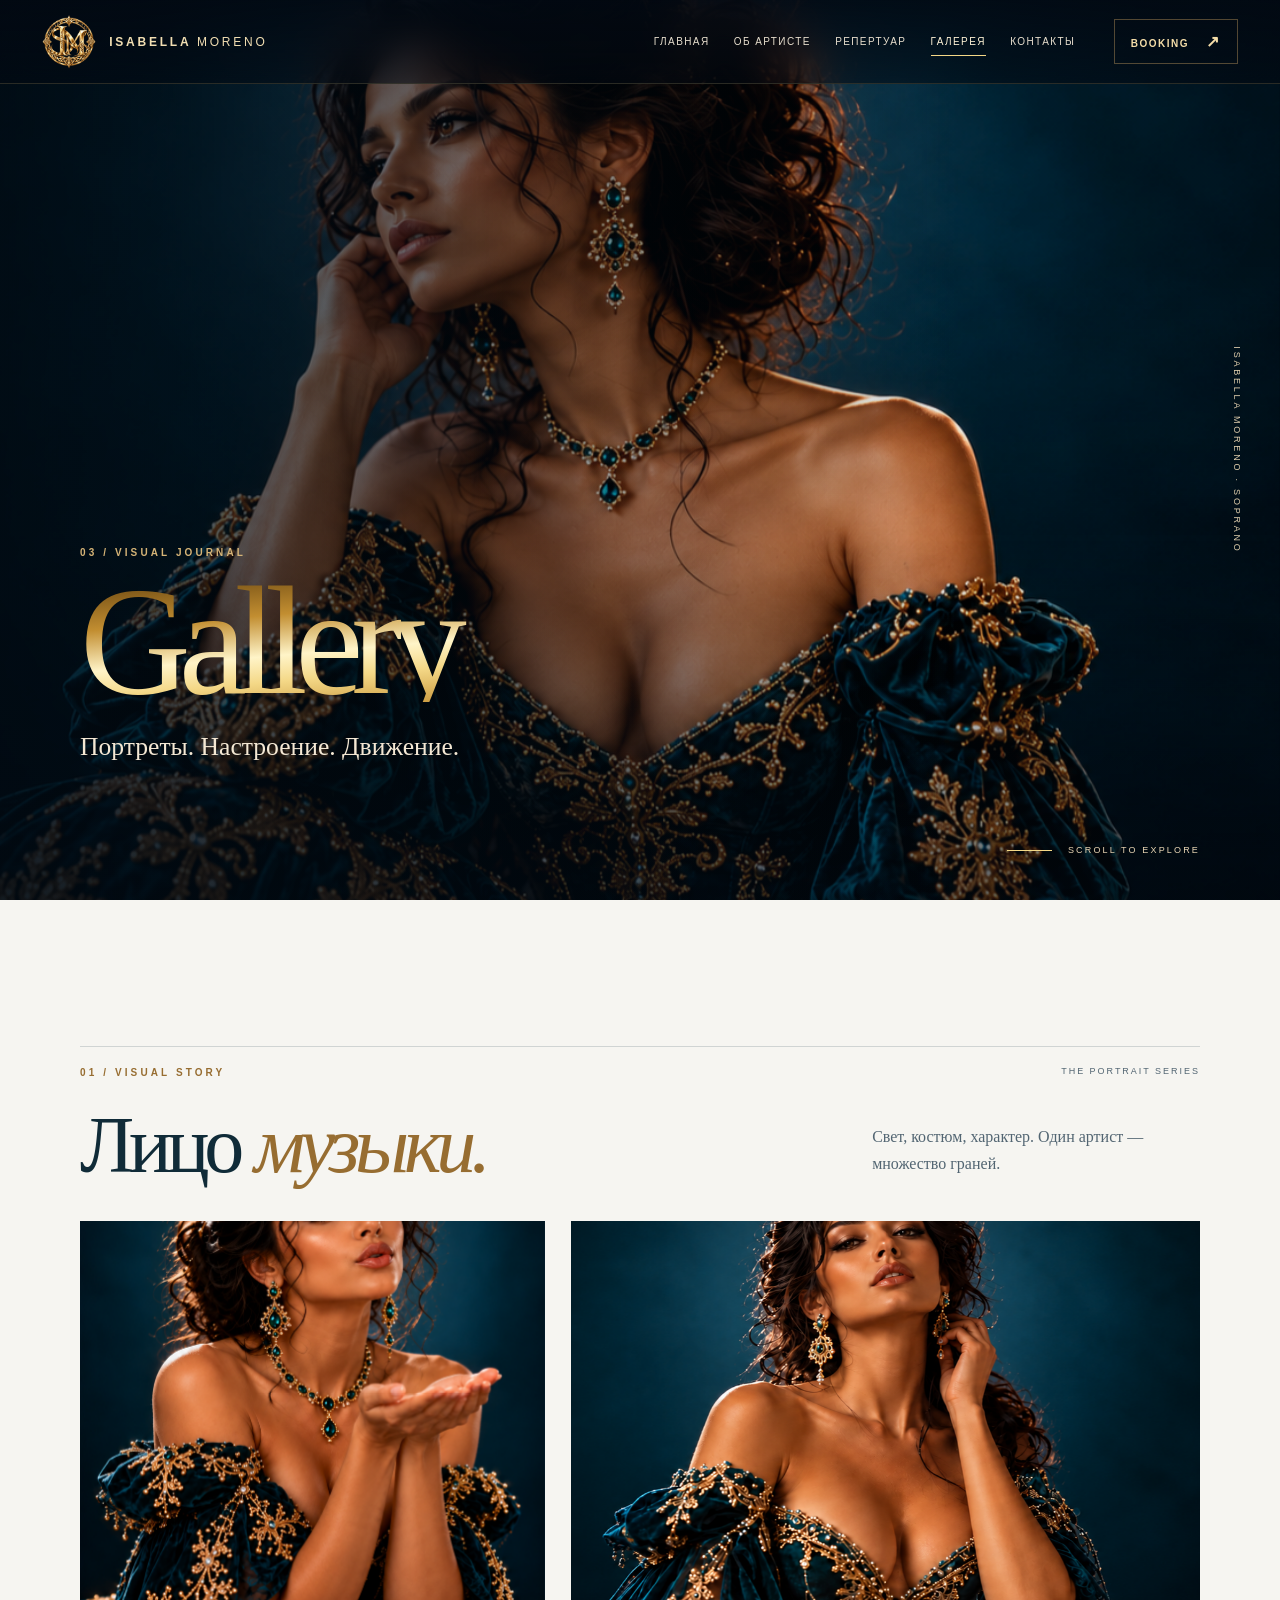
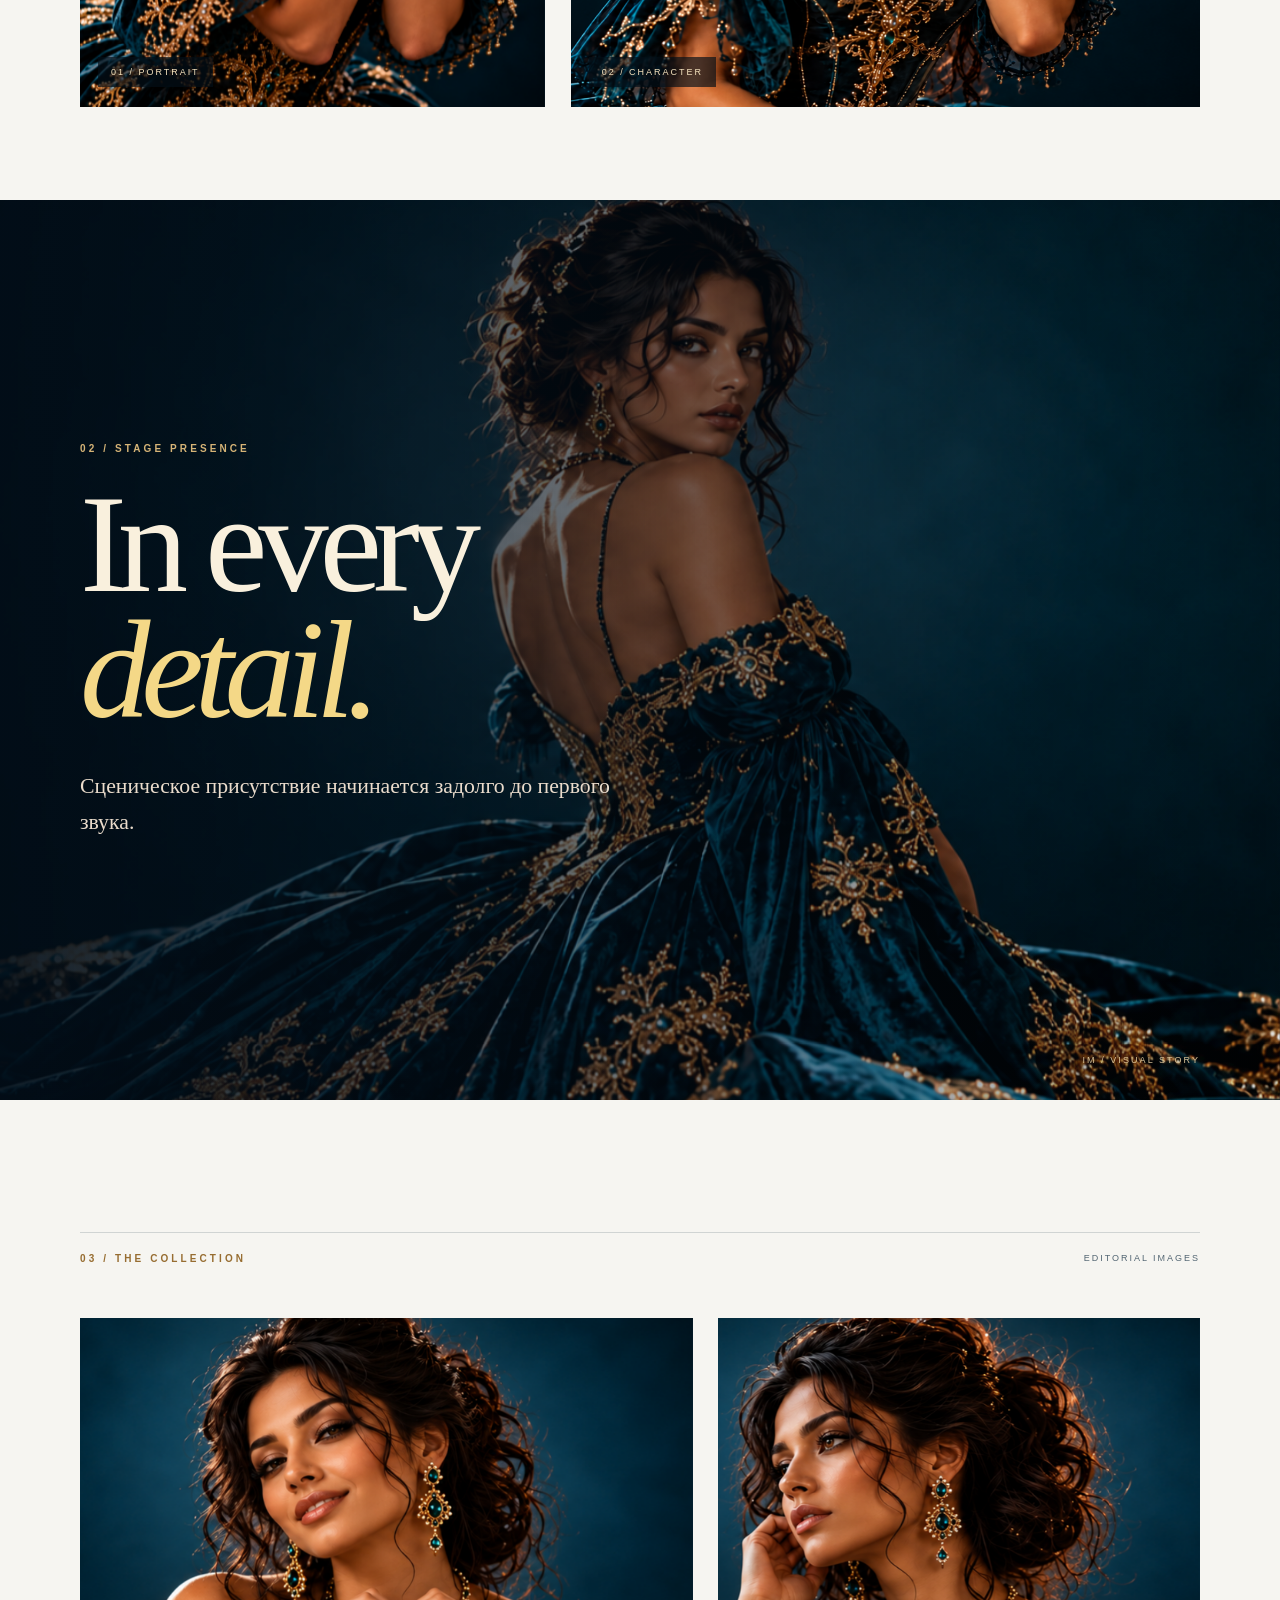
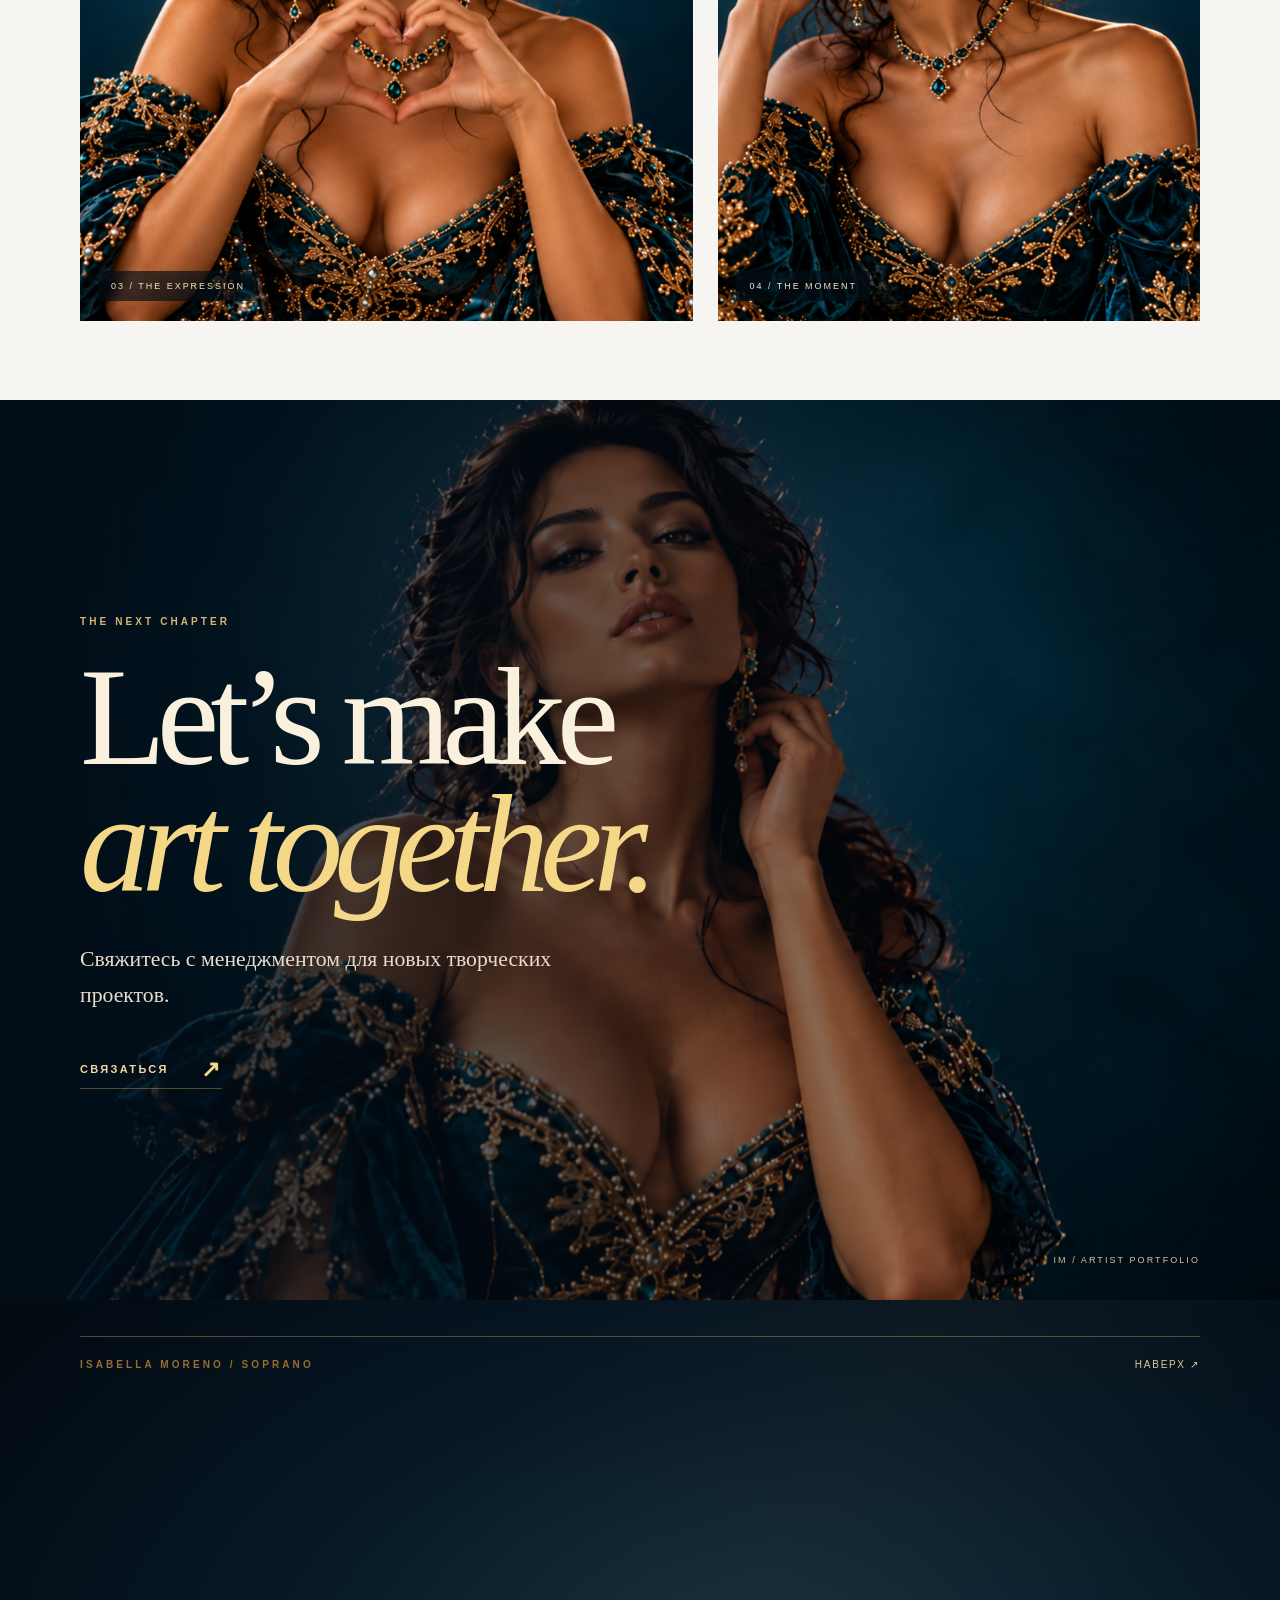
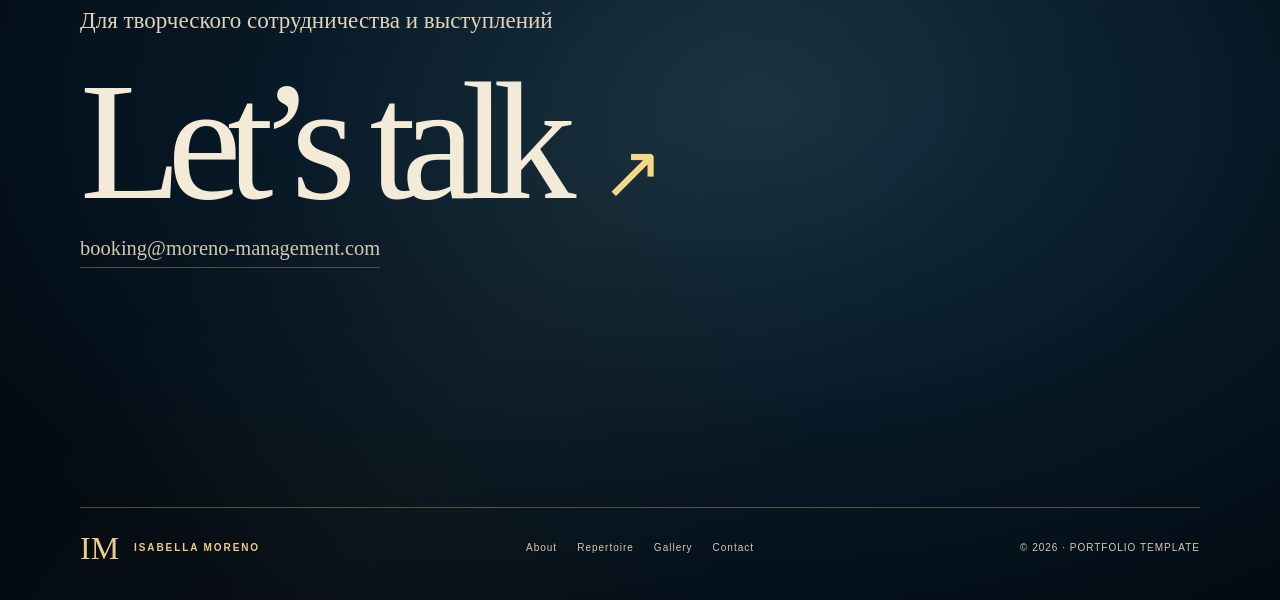
<file: gallery.html>
<!doctype html>
<html lang="ru">
<head>
<meta charset="utf-8">
<meta name="viewport" content="width=device-width, initial-scale=1">
<meta name="theme-color" content="#061422">
<meta name="description" content="Портретная галерея и сценические образы Isabella Moreno.">
<title>Галерея | Isabella Moreno</title>
<link rel="preload" href="assets/img/portrait-04.png" as="image">
<link rel="stylesheet" href="assets/css/style.css">
<script>document.documentElement.classList.add('js-enabled');</script>
</head>
<body>
<div class="scroll-progress" aria-hidden="true"></div>
<header class="site-header" id="top">
  <a class="brand" href="index.html" aria-label="Isabella Moreno — Главная"><img src="assets/img/logo.png" alt="" width="56" height="56"><span>ISABELLA <i>MORENO</i></span></a>
  <nav class="site-nav" aria-label="Главная навигация"><a href="index.html" class="" >Главная</a><a href="about.html" class="" >Об артисте</a><a href="repertoire.html" class="" >Репертуар</a><a href="gallery.html" class="active" aria-current="page">Галерея</a><a href="contact.html" class="" >Контакты</a></nav>
  <a class="header-contact" href="contact.html">BOOKING <span aria-hidden="true">↗</span></a>
  <button class="menu-button" type="button" aria-label="Открыть меню" aria-expanded="false" aria-controls="mobile-menu"><span></span><span></span></button>
</header>
<nav class="mobile-menu" id="mobile-menu" aria-label="Мобильная навигация" inert><a href="index.html" >Главная</a><a href="about.html" >Об артисте</a><a href="repertoire.html" >Репертуар</a><a href="gallery.html" aria-current="page">Галерея</a><a href="contact.html" >Контакты</a></nav>
<main id="main"><section class="screen hero page-hero theme-dark"><div class="backdrop "><img src="assets/img/portrait-04.png" alt="Gallery" data-parallax loading="eager" decoding="async"></div><div class="hero-wash"></div>
    <div class="hero-content reveal"><span class="eyebrow hero-kicker">03 / VISUAL JOURNAL</span><h1 class="display gold-text">Gallery</h1><p class="hero-subtitle">Портреты. Настроение. Движение.</p></div>
    <div class="hero-side">ISABELLA MORENO · SOPRANO</div><a class="scroll-cue" href="#content" aria-label="Прокрутить к содержимому"><span class="scroll-line"></span>SCROLL TO EXPLORE</a>
    </section>
<section class="screen theme-light gallery-intro" id="content"><div class="section-inner"><div class="section-topline reveal"><span class="eyebrow">01 / VISUAL STORY</span><span class="section-trace">THE PORTRAIT SERIES</span></div>
<div class="section-heading reveal"><h2 class="editorial-title">Лицо <em>музыки.</em></h2><p>Свет, костюм, характер. Один артист — множество граней.</p></div>
<div class="gallery-pair"><figure class="gallery-image reveal"><div class="image-stage "><img src="assets/img/portrait-02.png" alt="Фотопортрет Isabella Moreno" data-parallax loading="lazy" decoding="async"></div><figcaption>01 / PORTRAIT</figcaption></figure><figure class="gallery-image reveal"><div class="image-stage "><img src="assets/img/portrait-01.png" alt="Изабелла Морено в сценическом образе" data-parallax loading="lazy" decoding="async"></div><figcaption>02 / CHARACTER</figcaption></figure></div>
</div></section>
<section class="screen theme-dark gallery-cinema"><div class="backdrop "><img src="assets/img/hero.png" alt="Сценический фотопортрет Isabella Moreno" data-parallax loading="lazy" decoding="async"></div><div class="feature-shade"></div><div class="photo-cta reveal"><span class="eyebrow">02 / STAGE PRESENCE</span><h2 class="display">In every<br><em>detail.</em></h2><p>Сценическое присутствие начинается задолго до первого звука.</p></div><span class="photo-index">IM / VISUAL STORY</span></section>
<section class="screen theme-light gallery-series"><div class="section-inner"><div class="section-topline reveal"><span class="eyebrow">03 / THE COLLECTION</span><span class="section-trace">EDITORIAL IMAGES</span></div>
<div class="gallery-tiles"><figure class="gallery-image reveal"><div class="image-stage "><img src="assets/img/portrait-03.png" alt="Сценический портрет 03" data-parallax loading="lazy" decoding="async"></div><figcaption>03 / THE EXPRESSION</figcaption></figure><figure class="gallery-image reveal"><div class="image-stage "><img src="assets/img/portrait-04.png" alt="Сценический портрет 04" data-parallax loading="lazy" decoding="async"></div><figcaption>04 / THE MOMENT</figcaption></figure></div>
</div></section>
<section class="screen theme-dark feature-photo section-photo"><div class="backdrop "><img src="assets/img/portrait-01.png" alt="Фотография Isabella Moreno" data-parallax loading="lazy" decoding="async"></div><div class="feature-shade"></div>
      <div class="photo-cta reveal"><span class="eyebrow">THE NEXT CHAPTER</span><h2 class="display">Let’s make<br><em>art together.</em></h2><p>Свяжитесь с менеджментом для новых творческих проектов.</p><a href="contact.html" class="text-link">СВЯЗАТЬСЯ <span>↗</span></a></div>
      <span class="photo-index">IM / ARTIST PORTFOLIO</span>
    </section>
</main>
<footer class="site-footer screen" id="footer">
  <div class="footer-glow" aria-hidden="true"></div>
  <div class="footer-top"><span class="eyebrow">ISABELLA MORENO / SOPRANO</span><a href="#top" class="back-top">НАВЕРХ ↗</a></div>
  <div class="footer-core reveal"><p class="footer-overline">Для творческого сотрудничества и выступлений</p><a class="footer-email" href="mailto:booking@moreno-management.com">Let’s talk <span>↗</span></a><p><a class="email-small" href="mailto:booking@moreno-management.com">booking@moreno-management.com</a></p></div>
  <div class="footer-bottom"><a class="footer-logo" href="index.html">IM <span>ISABELLA MORENO</span></a><nav aria-label="Навигация внизу"><a href="about.html">About</a><a href="repertoire.html">Repertoire</a><a href="gallery.html">Gallery</a><a href="contact.html">Contact</a></nav><span>© 2026 · PORTFOLIO TEMPLATE</span></div>
</footer>
<script src="assets/js/main.js" defer></script>
</body></html>
</file>
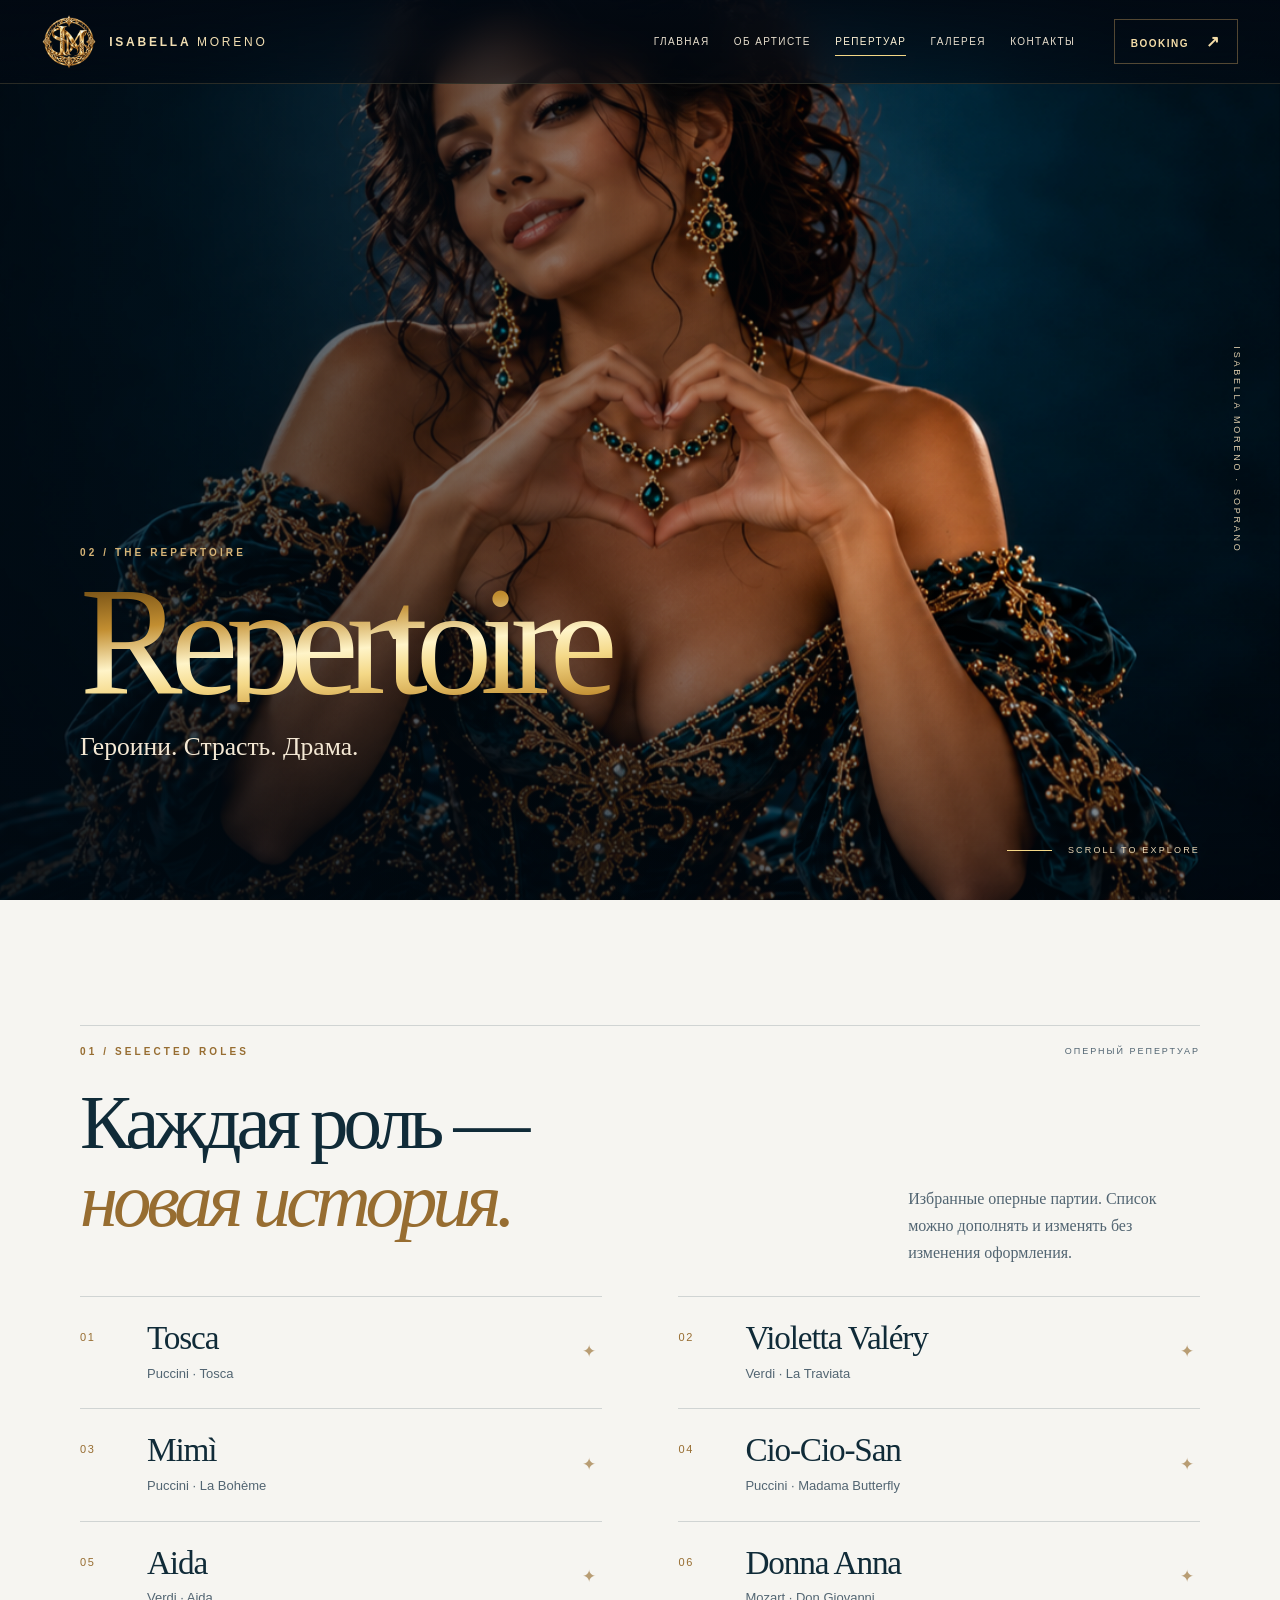
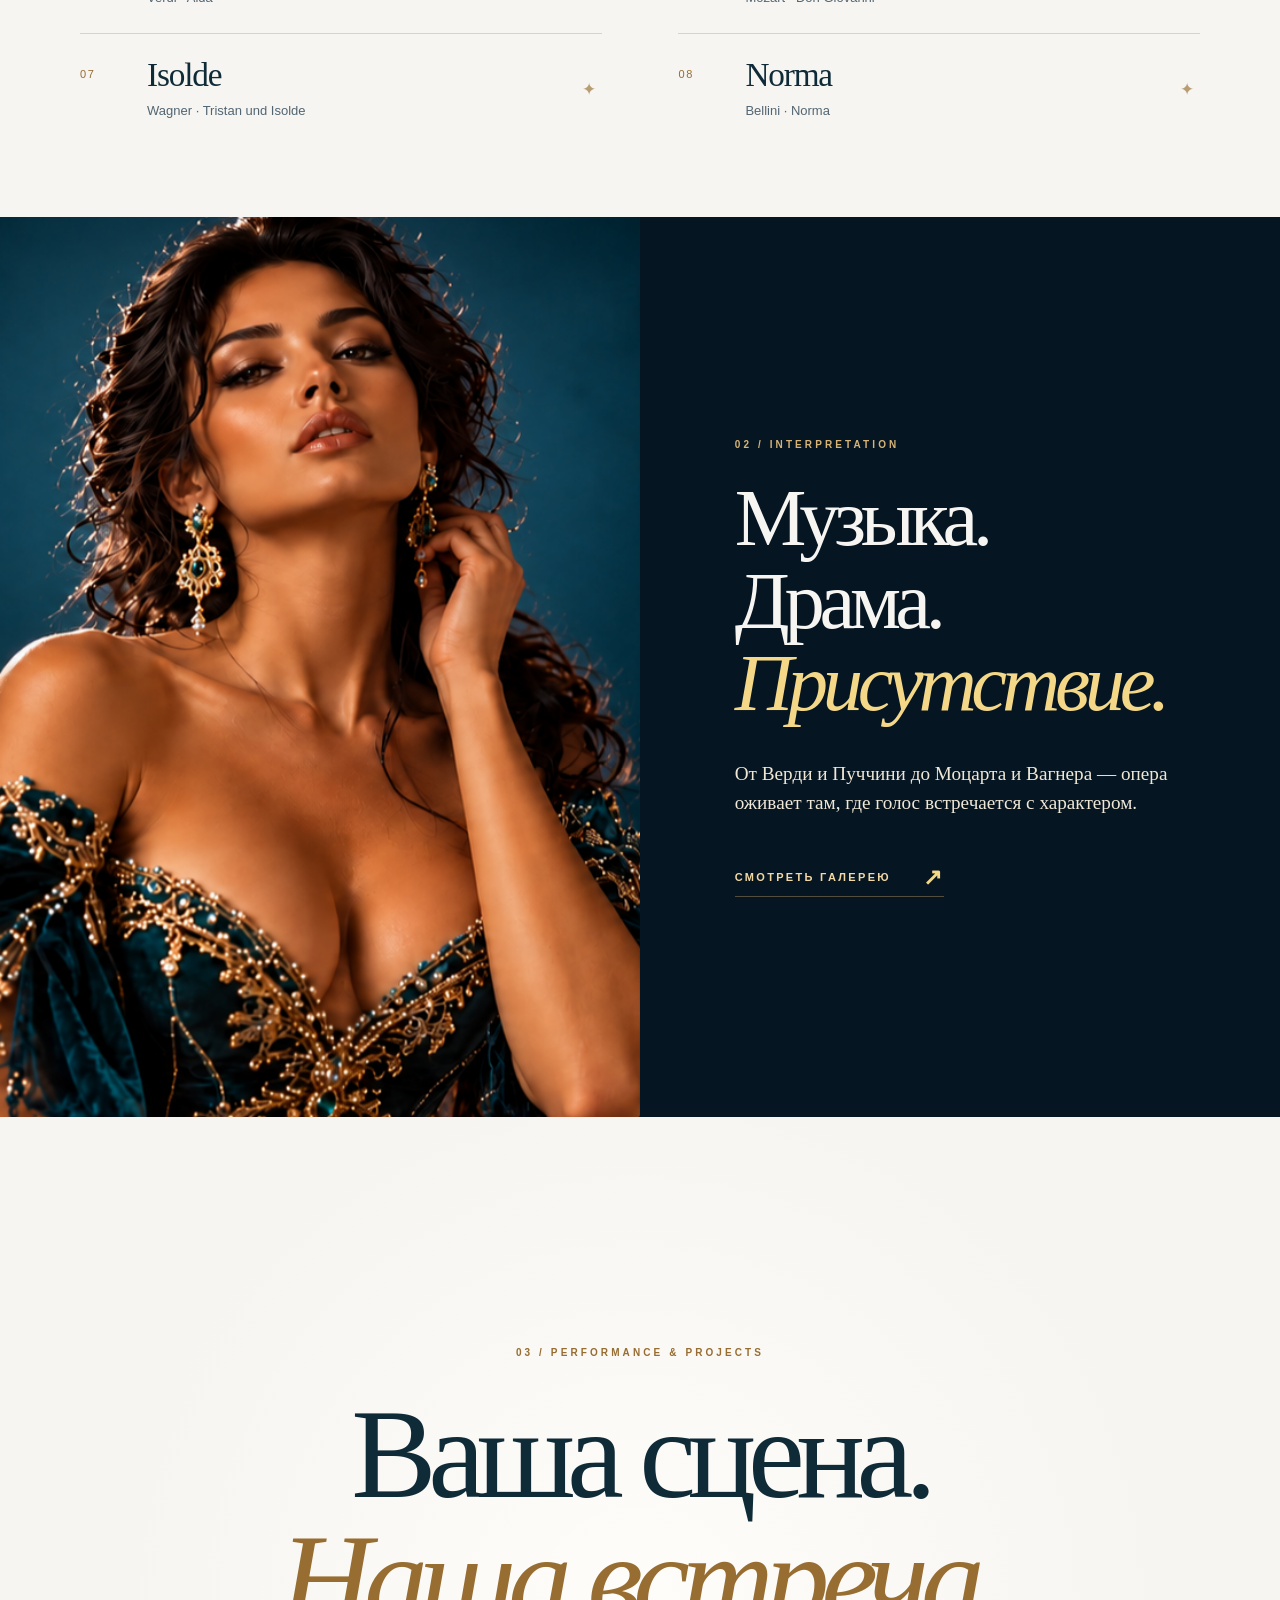
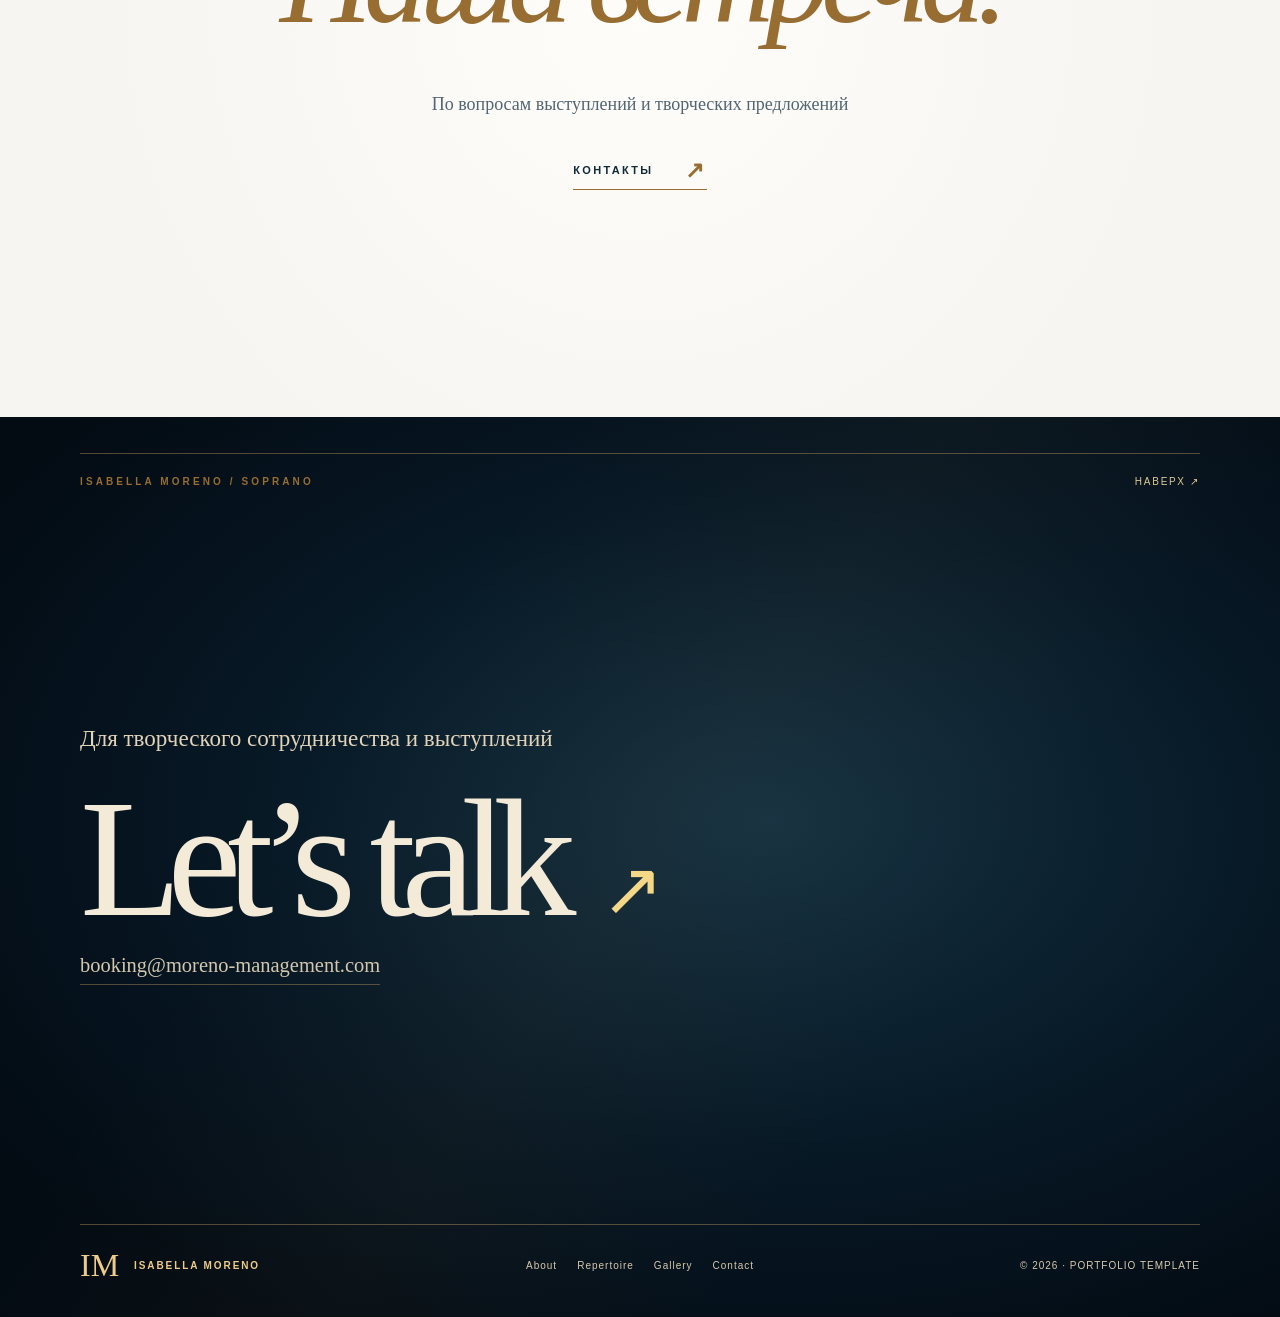
<file: repertoire.html>
<!doctype html>
<html lang="ru">
<head>
<meta charset="utf-8">
<meta name="viewport" content="width=device-width, initial-scale=1">
<meta name="theme-color" content="#061422">
<meta name="description" content="Избранные оперные партии Isabella Moreno.">
<title>Репертуар | Isabella Moreno</title>
<link rel="preload" href="assets/img/portrait-03.png" as="image">
<link rel="stylesheet" href="assets/css/style.css">
<script>document.documentElement.classList.add('js-enabled');</script>
</head>
<body>
<div class="scroll-progress" aria-hidden="true"></div>
<header class="site-header" id="top">
  <a class="brand" href="index.html" aria-label="Isabella Moreno — Главная"><img src="assets/img/logo.png" alt="" width="56" height="56"><span>ISABELLA <i>MORENO</i></span></a>
  <nav class="site-nav" aria-label="Главная навигация"><a href="index.html" class="" >Главная</a><a href="about.html" class="" >Об артисте</a><a href="repertoire.html" class="active" aria-current="page">Репертуар</a><a href="gallery.html" class="" >Галерея</a><a href="contact.html" class="" >Контакты</a></nav>
  <a class="header-contact" href="contact.html">BOOKING <span aria-hidden="true">↗</span></a>
  <button class="menu-button" type="button" aria-label="Открыть меню" aria-expanded="false" aria-controls="mobile-menu"><span></span><span></span></button>
</header>
<nav class="mobile-menu" id="mobile-menu" aria-label="Мобильная навигация" inert><a href="index.html" >Главная</a><a href="about.html" >Об артисте</a><a href="repertoire.html" aria-current="page">Репертуар</a><a href="gallery.html" >Галерея</a><a href="contact.html" >Контакты</a></nav>
<main id="main"><section class="screen hero page-hero theme-dark"><div class="backdrop "><img src="assets/img/portrait-03.png" alt="Repertoire" data-parallax loading="eager" decoding="async"></div><div class="hero-wash"></div>
    <div class="hero-content reveal"><span class="eyebrow hero-kicker">02 / THE REPERTOIRE</span><h1 class="display gold-text">Repertoire</h1><p class="hero-subtitle">Героини. Страсть. Драма.</p></div>
    <div class="hero-side">ISABELLA MORENO · SOPRANO</div><a class="scroll-cue" href="#content" aria-label="Прокрутить к содержимому"><span class="scroll-line"></span>SCROLL TO EXPLORE</a>
    </section>
<section class="screen theme-light repertoire-screen" id="content"><div class="section-inner">
  <div class="section-topline reveal"><span class="eyebrow">01 / SELECTED ROLES</span><span class="section-trace">ОПЕРНЫЙ РЕПЕРТУАР</span></div>
  <div class="rep-header reveal"><h2 class="editorial-title">Каждая роль —<br><em>новая история.</em></h2><p>Избранные оперные партии. Список можно дополнять и изменять без изменения оформления.</p></div>
  <div class="role-list"><div class="role-row reveal"><span>01</span><div><h3>Tosca</h3><p>Puccini · Tosca</p></div><span class="role-flower" aria-hidden="true">✦</span></div><div class="role-row reveal"><span>02</span><div><h3>Violetta Valéry</h3><p>Verdi · La Traviata</p></div><span class="role-flower" aria-hidden="true">✦</span></div><div class="role-row reveal"><span>03</span><div><h3>Mimì</h3><p>Puccini · La Bohème</p></div><span class="role-flower" aria-hidden="true">✦</span></div><div class="role-row reveal"><span>04</span><div><h3>Cio-Cio-San</h3><p>Puccini · Madama Butterfly</p></div><span class="role-flower" aria-hidden="true">✦</span></div><div class="role-row reveal"><span>05</span><div><h3>Aida</h3><p>Verdi · Aida</p></div><span class="role-flower" aria-hidden="true">✦</span></div><div class="role-row reveal"><span>06</span><div><h3>Donna Anna</h3><p>Mozart · Don Giovanni</p></div><span class="role-flower" aria-hidden="true">✦</span></div><div class="role-row reveal"><span>07</span><div><h3>Isolde</h3><p>Wagner · Tristan und Isolde</p></div><span class="role-flower" aria-hidden="true">✦</span></div><div class="role-row reveal"><span>08</span><div><h3>Norma</h3><p>Bellini · Norma</p></div><span class="role-flower" aria-hidden="true">✦</span></div></div></div></section>
<section class="screen theme-dark feature-split"><div class="split-layout feature-layout"><div class="image-stage feature-portrait"><img src="assets/img/portrait-01.png" alt="Сценический портрет" data-parallax loading="lazy" decoding="async"></div>
<div class="split-copy dark-copy reveal"><span class="eyebrow">02 / INTERPRETATION</span><h2 class="editorial-title">Музыка.<br>Драма.<br><em>Присутствие.</em></h2><p class="lead">От Верди и Пуччини до Моцарта и Вагнера — опера оживает там, где голос встречается с характером.</p><a href="gallery.html" class="text-link">СМОТРЕТЬ ГАЛЕРЕЮ <span>↗</span></a></div></div></section>
<section class="screen theme-light closing-screen"><div class="closing-inner reveal"><span class="eyebrow">03 / PERFORMANCE & PROJECTS</span><h2 class="editorial-title">Ваша сцена.<br><em>Наша встреча.</em></h2><p>По вопросам выступлений и творческих предложений</p><a class="text-link dark-link" href="contact.html">КОНТАКТЫ <span>↗</span></a></div></section>
</main>
<footer class="site-footer screen" id="footer">
  <div class="footer-glow" aria-hidden="true"></div>
  <div class="footer-top"><span class="eyebrow">ISABELLA MORENO / SOPRANO</span><a href="#top" class="back-top">НАВЕРХ ↗</a></div>
  <div class="footer-core reveal"><p class="footer-overline">Для творческого сотрудничества и выступлений</p><a class="footer-email" href="mailto:booking@moreno-management.com">Let’s talk <span>↗</span></a><p><a class="email-small" href="mailto:booking@moreno-management.com">booking@moreno-management.com</a></p></div>
  <div class="footer-bottom"><a class="footer-logo" href="index.html">IM <span>ISABELLA MORENO</span></a><nav aria-label="Навигация внизу"><a href="about.html">About</a><a href="repertoire.html">Repertoire</a><a href="gallery.html">Gallery</a><a href="contact.html">Contact</a></nav><span>© 2026 · PORTFOLIO TEMPLATE</span></div>
</footer>
<script src="assets/js/main.js" defer></script>
</body></html>
</file>
<file: assets/css/style.css>
/* Isabella Moreno — full-viewport editorial redesign.
   Responsive, framework-free. Change colors below to re-theme the site. */
:root {
  --navy:#061522;
  --navy-deep:#020912;
  --navy-mid:#0d2431;
  --ivory:#f6f5f1;
  --white:#fffdfa;
  --ink:#102b38;
  --ink-muted:#526572;
  --gold-a:#7a5417;
  --gold-b:#c28e31;
  --gold-c:#f4d887;
  --gold-d:#fff4c8;
  --gold-ink:#976d31;
  --gold-line:rgba(204,164,98,.4);
  --light-line:rgba(15,44,60,.16);
  --side:clamp(24px,6.25vw,120px);
  --header-h:84px;
  --ease:cubic-bezier(.22,1,.36,1);
}
*{box-sizing:border-box}
html{scroll-behavior:smooth;scroll-padding-top:var(--header-h)}
body{margin:0;background:var(--navy-deep);color:#f8f4e9;font-family:Arial,Helvetica,sans-serif;overflow-x:hidden;-webkit-font-smoothing:antialiased}
body.menu-open{overflow:hidden}
::selection{background:#b88b47;color:#fff}
img{display:block;max-width:100%}
a{color:inherit;text-decoration:none}
button{font:inherit}
a:focus-visible,button:focus-visible{outline:2px solid #dcaf67;outline-offset:5px}
main,footer{width:100%;max-width:100%}
main>section.screen,.site-footer.screen{position:relative;width:100%;min-height:100vh;min-height:100svh;overflow:hidden}
.theme-light{color:var(--ink);background:var(--ivory)}
.theme-dark{color:var(--ivory);background:var(--navy)}
.gold-text{background:linear-gradient(175deg,var(--gold-a) 4%,var(--gold-b) 23%,var(--gold-d) 42%,var(--gold-c) 54%,var(--gold-b) 74%,var(--gold-a) 100%);-webkit-background-clip:text;background-clip:text;color:transparent}
.eyebrow{font-size:10px;letter-spacing:.31em;font-weight:700;line-height:1.5;text-transform:uppercase;color:var(--gold-ink)}
.theme-dark .eyebrow{color:#d6b477}
.display,.editorial-title,h3,.artist-quote,.footer-email{font-family:Georgia,'Times New Roman',serif;font-weight:400}
.display em,.editorial-title em{font-style:italic;font-weight:400}
.editorial-title{font-size:clamp(53px,6.25vw,110px);line-height:1.02;letter-spacing:-.065em;margin:25px 0 35px;max-width:100%;text-wrap:balance}
.editorial-title em{color:var(--gold-ink)}
.theme-dark .editorial-title em{color:var(--gold-c)}
.lead{font:400 clamp(19px,1.5vw,25px)/1.52 Georgia,serif;max-width:540px;margin:0 0 24px}
.body-text{font:400 clamp(15px,1.04vw,18px)/1.8 Arial,Helvetica,sans-serif;color:var(--ink-muted);max-width:560px;margin:0 0 18px}
.theme-dark .lead{color:#f0e8d6}
.text-link{position:relative;display:inline-flex;gap:32px;align-items:center;margin-top:27px;padding:0 0 13px;border-bottom:1px solid var(--gold-line);font-size:11px;font-weight:700;letter-spacing:.21em;text-transform:uppercase;color:#f2d9a4;transition:gap .5s var(--ease),color .3s}
.text-link span{font-size:23px;line-height:0;color:#f4d887}
.text-link:hover{gap:48px;color:#fff}
.dark-link{color:var(--ink);border-color:var(--gold-ink)}
.dark-link span{color:var(--gold-ink)}
.dark-link:hover{color:var(--gold-ink)}
.scroll-progress{position:fixed;z-index:100;top:0;left:0;width:100%;height:2px;background:linear-gradient(90deg,var(--gold-a),var(--gold-d),var(--gold-b));transform-origin:0 50%;transform:scaleX(0);pointer-events:none}
/* Main navigation */
.site-header{position:fixed;z-index:90;top:0;left:0;width:100%;height:var(--header-h);padding:0 clamp(18px,3.3vw,64px);display:flex;align-items:center;gap:clamp(15px,3vw,48px);background:linear-gradient(180deg,rgba(2,9,18,.88),rgba(2,9,18,.55));border-bottom:1px solid rgba(244,216,135,.16);backdrop-filter:blur(18px);-webkit-backdrop-filter:blur(18px);transition:background .35s ease}
.site-header.scrolled{background:rgba(3,14,25,.94)}
.brand{display:flex;align-items:center;gap:13px;flex-shrink:0}
.brand img{width:54px;height:54px;object-fit:contain}
.brand span{font-size:12px;letter-spacing:.23em;font-weight:700;white-space:nowrap;color:#f2dfb3}
.brand i{font-style:normal;font-weight:400;color:#f2dfb3}
.site-nav{display:flex;gap:clamp(13px,1.9vw,33px);align-items:center;margin-left:auto}
.site-nav a{color:#e8dfce;font-size:10px;letter-spacing:.14em;text-transform:uppercase;white-space:nowrap;transition:color .2s;position:relative;padding:11px 0}
.site-nav a::after{position:absolute;content:'';left:0;bottom:2px;width:100%;height:1px;background:var(--gold-c);transform:scaleX(0);transform-origin:left;transition:transform .4s var(--ease)}
.site-nav a:hover,.site-nav a.active{color:#fff4d7}
.site-nav a.active::after,.site-nav a:hover::after{transform:scaleX(1)}
.header-contact{border:1px solid var(--gold-line);white-space:nowrap;padding:12px 16px;color:#f4dda8;font-size:10px;font-weight:700;letter-spacing:.15em;transition:background .25s}
.header-contact span{font-size:16px;margin-left:13px}
.header-contact:hover{background:rgba(211,167,93,.12)}
.menu-button{display:none;margin-left:auto;background:transparent;border:1px solid var(--gold-line);width:46px;height:46px;align-items:center;justify-content:center;flex-direction:column;gap:7px;cursor:pointer}
.menu-button span{width:19px;height:1px;background:#e8cc91;transition:transform .25s}
.menu-open .menu-button span:first-child{transform:translateY(4px) rotate(45deg)}
.menu-open .menu-button span:last-child{transform:translateY(-4px) rotate(-45deg)}
.mobile-menu{display:none;position:fixed;z-index:85;inset:var(--header-h) 0 0;padding:clamp(25px,5vw,80px);background:#061522;flex-direction:column;overflow-y:auto}
.mobile-menu.open{display:flex}
.mobile-menu a{font:400 clamp(36px,8vw,80px)/1.15 Georgia,serif;color:#f4e4c8;padding:12px 0;border-bottom:1px solid var(--gold-line)}
.mobile-menu a[aria-current]{color:var(--gold-c)}
/* Shared photography. Overscan is what permits an actual on-scroll parallax. */
.backdrop,.image-stage{position:relative;overflow:hidden;isolation:isolate}
.backdrop{position:absolute;inset:0;z-index:0}
.backdrop>img,.image-stage>img{position:absolute;left:0;top:-10%;width:100%;height:120%;object-fit:cover;object-position:center;max-width:none;transform:translate3d(0,var(--parallax-y,0px),0);will-change:transform}
.hero .backdrop img{object-position:center 43%}
.hero-wash,.feature-shade{position:absolute;z-index:1;inset:0;pointer-events:none}
.hero-wash{background:linear-gradient(90deg,rgba(1,10,18,.82) 0,rgba(1,10,18,.50) 36%,transparent 75%),linear-gradient(0deg,rgba(1,9,17,.62),transparent 40%,rgba(1,9,17,.11) 72%)}
.feature-shade{background:linear-gradient(90deg,rgba(2,13,23,.93) 0%,rgba(2,13,23,.64) 41%,rgba(2,13,23,.11) 100%)}
/* Landing / page heroes */
.hero{display:flex;align-items:flex-end;background:var(--navy-deep)}
.hero-content{position:relative;z-index:3;width:100%;padding:calc(var(--header-h) + 70px) var(--side) clamp(110px,12vh,170px)}
.hero .display{font-size:clamp(78px,12.5vw,230px);line-height:.78;letter-spacing:-.08em;margin:30px 0 37px;max-width:1100px}
.hero .display em{font-weight:400}
.hero-subtitle{font:400 clamp(19px,2vw,30px)/1.4 Georgia,serif;margin:0;color:#f4e8d4;max-width:600px}
.hero-link{margin-top:32px}
.hero-side{z-index:2;position:absolute;right:clamp(20px,3vw,60px);top:50%;writing-mode:vertical-rl;transform:translateY(-50%);font-size:9px;letter-spacing:.31em;color:#e0cfae}
.scroll-cue{z-index:3;position:absolute;right:var(--side);bottom:45px;display:flex;align-items:center;gap:16px;font-size:9px;letter-spacing:.24em;color:#e9d6b5;white-space:nowrap}
.scroll-line{display:block;width:45px;height:1px;background:var(--gold-c);position:relative;overflow:hidden}
.scroll-line:after{content:'';position:absolute;inset:0;background:#fff;animation:slide-across 2.2s ease-in-out infinite;transform:translateX(-100%)}
@keyframes slide-across{50%,100%{transform:translateX(120%)}}
.page-hero .display{font-size:clamp(85px,12vw,210px);margin:22px 0 27px}
.page-hero .hero-content{padding-bottom:clamp(125px,15vh,230px)}
/* Full viewport half-photo editorial panels */
.split-layout{display:grid;grid-template-columns:54% 46%;min-height:100vh;min-height:100svh;width:100%;align-items:stretch}
.split-copy{display:flex;flex-direction:column;justify-content:center;align-items:flex-start;position:relative;z-index:2;padding:clamp(120px,12vh,175px) clamp(30px,6.5vw,115px);min-width:0}
.split-copy .editorial-title{width:100%}
.split-copy .text-link{margin-top:30px}
.split-portrait{width:100%;height:100%;min-height:100svh}
.split-portrait>img{object-position:center 40%}
.intro-screen .split-portrait{background:#102533}
.intro-screen .split-copy::before{content:'';position:absolute;left:0;top:0;width:1px;height:100%;background:rgba(215,165,85,.09)}
.watermark{position:absolute;top:8%;right:7%;font:400 clamp(160px,22vw,380px)/1 Georgia,serif;color:rgba(111,106,82,.045);pointer-events:none}
.edge-label{position:absolute;bottom:42px;right:34px;z-index:1;writing-mode:vertical-rl;letter-spacing:.23em;font-size:9px;color:#f7e1b5}
.feature-layout{grid-template-columns:50% 50%}
.feature-portrait{min-height:100svh;background:#112839}
.feature-portrait>img{object-position:center center}
.dark-copy{padding-left:clamp(40px,7.4vw,135px);padding-right:var(--side)}
.dark-copy .editorial-title{font-size:clamp(56px,6.3vw,112px)}
/* Collection cards */
.section-inner{padding:clamp(125px,11vh,160px) var(--side) clamp(65px,8vh,125px);min-height:100vh;min-height:100svh;display:flex;flex-direction:column;justify-content:center}
.section-topline{display:flex;justify-content:space-between;align-items:center;gap:25px;border-top:1px solid var(--light-line);padding-top:18px}
.section-trace{color:var(--ink-muted);font-size:9px;letter-spacing:.22em;line-height:1.5;text-align:right}
.section-heading{display:grid;grid-template-columns:1.2fr .55fr;gap:6vw;align-items:end;margin-bottom:38px}
.section-heading .editorial-title{margin-bottom:0}
.section-heading p,.rep-header p{font:400 clamp(16px,1.25vw,19px)/1.7 Georgia,serif;color:var(--ink-muted);margin:0 0 9px}
.explore-grid{display:grid;grid-template-columns:repeat(3,minmax(0,1fr));gap:clamp(9px,1.5vw,22px);height:clamp(350px,45vh,620px);min-height:0}
.explore-card{position:relative;overflow:hidden;background:var(--navy-deep);isolation:isolate;color:#f9efd9}
.explore-card .image-stage{position:absolute;inset:0}
.explore-card .image-stage>img{transition:filter .6s,scale .8s var(--ease);filter:brightness(.78);object-position:center center}
.explore-card:hover .image-stage>img{scale:1.045;filter:brightness(.95)}
.explore-overlay{position:absolute;inset:0;z-index:1;background:linear-gradient(0deg,rgba(1,7,14,.84),transparent 55%),linear-gradient(180deg,rgba(2,9,18,.42),transparent 40%)}
.card-count{position:absolute;z-index:2;top:25px;left:25px;font-size:10px;letter-spacing:.23em;color:#f1dfb8}
.explore-card-foot{position:absolute;z-index:2;bottom:28px;left:26px;right:25px;display:flex;align-items:center;justify-content:space-between;gap:15px}
.explore-card-foot h3{font-size:clamp(32px,3.1vw,55px);line-height:1;margin:0;letter-spacing:-.05em}
.explore-card-foot>span{font-size:28px;transition:transform .35s}
.explore-card:hover .explore-card-foot>span{transform:translate(5px,-5px)}
/* Cinematic full-bleed / contact CTA photo */
.section-photo,.gallery-cinema{display:flex;align-items:center}
.photo-cta{position:relative;z-index:2;width:min(890px,85%);margin:0 var(--side);padding:clamp(120px,14vh,220px) 0}
.photo-cta .display{font-size:clamp(75px,11vw,180px);line-height:.9;letter-spacing:-.065em;margin:25px 0 35px;color:#f9f0dd}
.photo-cta .display em{color:var(--gold-c)}
.photo-cta p{font:400 clamp(19px,1.7vw,26px)/1.65 Georgia,serif;color:#eadccc;max-width:530px}
.photo-index{position:absolute;z-index:2;bottom:35px;right:var(--side);font-size:9px;letter-spacing:.23em;color:#d9c399}
/* About / dates */
.bio-copy{padding-top:125px;padding-bottom:100px}
.bio-copy .editorial-title{font-size:clamp(51px,5.8vw,105px)}
.bio-copy .lead{margin-bottom:26px}
.career-screen{background:radial-gradient(circle at 17% 64%,#0d2a3b,var(--navy) 48%,var(--navy-deep) 100%)}
.career-inner{display:grid;grid-template-columns:45% 55%;gap:4vw;align-items:center}
.career-heading{padding-right:4vw}
.career-heading .editorial-title{font-size:clamp(63px,7vw,125px)}
.career-heading p{font:17px/1.7 Georgia,serif;color:#d4c7b0;max-width:400px}
.timeline{padding-right:clamp(0px,3vw,45px)}
.timeline-item{display:grid;grid-template-columns:105px 1fr 28px;align-items:start;gap:clamp(12px,1.8vw,24px);padding:30px 0;border-bottom:1px solid rgba(223,194,142,.26)}
.timeline-item:first-child{border-top:1px solid rgba(223,194,142,.26)}
.timeline-year{font:400 31px/1 Georgia,serif;color:#e0bd82}
.timeline-item h3{font-size:clamp(29px,2.7vw,46px);line-height:1;margin:0 0 13px}
.timeline-item p{font:15px/1.65 Arial,Helvetica,sans-serif;color:#bac7ce;margin:0;max-width:380px}
.timeline-mark{font-size:9px;letter-spacing:.1em;color:#ceb58b}
.quote-layout{grid-template-columns:50% 50%}
.quote-layout .split-copy{padding-top:125px;padding-bottom:125px}
.artist-quote{font-style:italic;font-size:clamp(36px,3.8vw,66px);letter-spacing:-.04em;line-height:1.25;margin:36px 0 34px;color:var(--ink)}
.quote-sign{font-size:10px;letter-spacing:.27em;color:var(--gold-ink);font-weight:700}
.stats{display:flex;gap:clamp(18px,3vw,55px);width:100%;border-top:1px solid var(--light-line);margin-top:60px;padding-top:26px}
.stats>div{display:flex;flex-direction:column;gap:9px}
.stats strong{font:400 clamp(35px,4vw,62px)/1 Georgia,serif;color:var(--gold-ink)}
.stats span{font-size:9px;letter-spacing:.2em;color:var(--ink-muted)}
/* Repertoire editorial rows */
.rep-header{display:grid;grid-template-columns:1.1fr .42fr;gap:5vw;align-items:end;padding-bottom:20px}
.rep-header .editorial-title{font-size:clamp(55px,6vw,110px)}
.role-list{display:grid;grid-template-columns:repeat(2,minmax(0,1fr));gap:0 clamp(26px,6vw,95px)}
.role-row{display:grid;grid-template-columns:45px 1fr 32px;align-items:center;gap:22px;padding:24px 6px 25px 0;border-top:1px solid var(--light-line);min-width:0;transition:padding .35s ease}
.role-row:hover{padding-left:9px}
.role-row>span:first-child{font-size:11px;letter-spacing:.15em;color:var(--gold-ink);align-self:start;padding-top:10px}
.role-row h3{font-size:clamp(26px,2.6vw,44px);line-height:1.05;letter-spacing:-.035em;margin:0 0 8px}
.role-row p{font-size:13px;color:var(--ink-muted);margin:0;line-height:1.5}
.role-flower{font-size:17px;color:var(--gold-ink);opacity:.65;text-align:right;transition:transform .4s}
.role-row:hover .role-flower{transform:rotate(45deg)}
.closing-screen{display:grid;place-items:center;text-align:center;background:radial-gradient(circle at 50% 55%,#fffdfa,var(--ivory) 65%)}
.closing-inner{padding:clamp(125px,14vh,185px) 25px;display:flex;flex-direction:column;align-items:center}
.closing-inner .editorial-title{font-size:clamp(70px,10vw,160px);line-height:.98;margin-top:32px;margin-bottom:30px}
.closing-inner p{font:18px/1.6 Georgia,serif;color:var(--ink-muted)}
.dark-closing{background:radial-gradient(ellipse at center,#102a3c,#061522 60%,#020912)}
.dark-closing .closing-inner p{color:#d4c7b3}
/* Gallery — clean editorial grids with scroll depth */
.gallery-intro .section-heading{margin-bottom:35px}
.gallery-pair,.gallery-tiles{display:grid;grid-template-columns:.85fr 1.15fr;gap:clamp(12px,2vw,30px);height:clamp(390px,54vh,730px)}
.gallery-image{position:relative;margin:0;min-width:0;min-height:0}
.gallery-image .image-stage{position:absolute;inset:0;background:#123344}
.gallery-image figcaption{position:absolute;left:18px;bottom:20px;z-index:2;background:rgba(4,15,24,.68);padding:10px 13px;color:#f5e3be;font-size:9px;letter-spacing:.22em}
.gallery-pair .gallery-image:first-child img{object-position:center 38%}
.gallery-pair .gallery-image:last-child img{object-position:center 42%}
.gallery-series .section-inner{justify-content:center}
.gallery-series .section-topline{margin-bottom:52px}
.gallery-tiles{grid-template-columns:1.12fr .88fr;height:clamp(430px,67vh,820px)}
/* Contact: no form; direct links */
.booking-layout{grid-template-columns:55% 45%}
.booking-layout .editorial-title{font-size:clamp(52px,5.9vw,105px)}
.booking-layout .lead{max-width:440px}
.contact-details{width:min(100%,620px);margin-top:25px;border-top:1px solid var(--light-line)}
.contact-entry{border-bottom:1px solid var(--light-line);padding:18px 0 20px}
.contact-entry>span{display:block;font-size:9px;letter-spacing:.2em;font-weight:700;color:var(--gold-ink);margin-bottom:10px}
.contact-entry a,.contact-entry strong{font:400 clamp(17px,1.6vw,26px)/1.4 Georgia,serif;color:var(--ink);font-weight:400;overflow-wrap:anywhere}
.contact-entry a:hover{color:var(--gold-ink)}
/* The footer is itself a true viewport-height section */
.site-footer{display:flex;flex-direction:column;justify-content:space-between;background:radial-gradient(ellipse at 60% 45%,#143142 0%,#071825 48%,#030b13 85%);color:#fbf3e6;padding:clamp(30px,4vh,60px) var(--side)}
.footer-glow{position:absolute;pointer-events:none;inset:0;background:linear-gradient(125deg,transparent 30%,rgba(195,138,56,.04),transparent 70%)}
.footer-top,.footer-bottom,.footer-core{position:relative;z-index:1}
.footer-top{display:flex;justify-content:space-between;align-items:center;gap:24px;border-top:1px solid var(--gold-line);padding-top:20px}
.back-top{font-size:10px;letter-spacing:.18em;color:#e0c897}
.footer-core{margin:auto 0;padding:100px 0}
.footer-overline{font:400 clamp(16px,1.8vw,28px)/1.5 Georgia,serif;color:#e2d3b9;margin:0 0 25px}
.footer-email{font-size:clamp(90px,13vw,230px);letter-spacing:-.085em;line-height:.95;color:#f3ebd8;display:inline-flex;align-items:baseline;gap:3vw;transition:color .3s}
.footer-email span{font-size:.45em;color:var(--gold-c)}
.footer-email:hover{color:var(--gold-c)}
.email-small{font-size:clamp(15px,1.6vw,23px);font-family:Georgia,serif;color:#d3c7ae;border-bottom:1px solid var(--gold-line);padding-bottom:8px}
.footer-bottom{display:flex;align-items:center;justify-content:space-between;gap:30px;border-top:1px solid var(--gold-line);padding-top:24px}
.footer-logo{font:400 32px/1 Georgia,serif;color:#edcb8a;display:flex;align-items:center;gap:15px}
.footer-logo span{font:700 10px/1.3 Arial,Helvetica,sans-serif;letter-spacing:.19em}
.footer-bottom nav{display:flex;gap:20px;flex-wrap:wrap}
.footer-bottom nav a,.footer-bottom>span{color:#d8c9ad;font-size:10px;letter-spacing:.1em}
.footer-bottom nav a:hover{color:#fff}
/* Progressive enhancement: content remains readable if JS fails. */
.js-enabled .reveal{opacity:0;transform:translate3d(0,52px,0);transition:opacity 1s var(--ease),transform 1s var(--ease)}
.js-enabled .reveal.visible{opacity:1;transform:translate3d(0,0,0)}
.explore-grid .reveal:nth-child(2),.gallery-pair .reveal:nth-child(2){transition-delay:.1s}
.explore-grid .reveal:nth-child(3){transition-delay:.2s}
/* On touch screens, keep sections at least viewport-height, but allow long text to grow. */
@media (max-width:1200px){
 .site-nav{gap:13px}
 .brand span{font-size:10px;letter-spacing:.13em}
 .header-contact{display:none}
 .split-copy{padding-left:5vw;padding-right:5vw}
 .editorial-title{font-size:clamp(51px,6.3vw,91px)}
 .feature-layout .dark-copy{padding-left:6vw}
 .career-inner{grid-template-columns:43% 57%;gap:20px}
 .timeline-item{grid-template-columns:85px 1fr 22px;gap:16px;padding:23px 0}
}
@media (max-width:900px){
 :root{--header-h:74px;--side:6vw}
 .site-nav{display:none}
 .menu-button{display:flex}
 .brand span{font-size:11px;letter-spacing:.18em}
 .hero .display{font-size:clamp(75px,15vw,150px)}
 .hero-side{display:none}
 .split-layout,.feature-layout,.quote-layout,.booking-layout{grid-template-columns:1fr}
 .split-copy{padding:clamp(115px,12vh,160px) var(--side) clamp(80px,10vh,115px)}
 .split-portrait,.feature-portrait{min-height:60svh;height:64svh}
 .feature-layout .feature-portrait{grid-row:2}
 .feature-layout .dark-copy{grid-row:1;padding:115px var(--side) 90px}
 .quote-layout .feature-portrait{min-height:58svh;height:58svh}
 .section-heading{grid-template-columns:1fr;gap:20px}
 .section-heading p{max-width:450px}
 .explore-grid{height:52vw;min-height:310px}
 .explore-card-foot h3{font-size:clamp(25px,3.5vw,42px)}
 .career-inner{display:block}
 .career-heading{padding-bottom:35px}
 .career-heading .editorial-title{margin-bottom:20px}
 .career-heading p{max-width:650px}
 .timeline{padding:0}
 .gallery-tiles,.gallery-pair{height:50vh;min-height:360px}
 .rep-header{grid-template-columns:1fr;gap:15px}
 .role-list{gap:0 30px}
 .footer-bottom{flex-wrap:wrap}
 .footer-bottom>span{width:100%}
}
@media (max-width:600px){
 :root{--side:22px;--header-h:70px}
 .site-header{padding:0 18px}
 .brand img{width:46px;height:46px}
 .brand span{font-size:10px;letter-spacing:.13em}
 .hero-content{padding:165px var(--side) 115px}
 .hero .display{font-size:clamp(65px,17vw,105px);letter-spacing:-.08em;margin:22px 0 23px}
 .page-hero .display{font-size:clamp(66px,17vw,115px)}
 .page-hero .hero-content{padding-bottom:150px}
 .hero-subtitle{font-size:19px}
 .scroll-cue{right:var(--side);bottom:28px;font-size:8px}
 .hero-wash{background:linear-gradient(0deg,rgba(1,10,18,.94),rgba(1,10,18,.13) 80%),linear-gradient(90deg,rgba(1,10,18,.35),transparent)}
 .editorial-title,.bio-copy .editorial-title{font-size:clamp(50px,12.3vw,75px);letter-spacing:-.065em}
 .split-copy{padding:105px 25px 80px}
 .split-portrait{height:70svh;min-height:70svh}
 .feature-portrait{height:57svh;min-height:57svh}
 .feature-layout .dark-copy{padding:110px 25px 75px}
 .dark-copy .editorial-title{font-size:clamp(50px,12vw,75px)}
 .lead{font-size:19px}
 .body-text{font-size:15px}
 .section-inner{padding:105px 22px 70px}
 .section-topline{align-items:flex-start}
 .section-trace{max-width:125px;font-size:8px}
 .section-heading{margin-bottom:28px}
 .explore-grid{display:grid;grid-template-columns:1fr;height:auto;min-height:0;gap:13px}
 .explore-card{min-height:58svh}
 .explore-card-foot h3{font-size:38px}
 .photo-cta{width:calc(100% - 44px);margin:0 22px;padding:125px 0}
 .photo-cta .display{font-size:clamp(68px,16vw,110px)}
 .feature-shade{background:linear-gradient(0deg,rgba(2,13,23,.82),rgba(2,13,23,.20) 70%),linear-gradient(90deg,rgba(2,13,23,.6),transparent)}
 .career-heading .editorial-title{font-size:clamp(58px,13vw,85px)}
 .timeline-item{grid-template-columns:70px 1fr;gap:16px;padding:23px 0}
 .timeline-year{font-size:24px}
 .timeline-item h3{font-size:29px}
 .timeline-item p{font-size:13px}
 .timeline-mark{display:none}
 .artist-quote{font-size:clamp(34px,8.5vw,55px)}
 .stats{gap:14px;justify-content:space-between}
 .stats strong{font-size:clamp(36px,9vw,55px)}
 .stats span{font-size:8px}
 .rep-header .editorial-title{font-size:clamp(53px,12vw,82px)}
 .role-list{grid-template-columns:1fr}
 .role-row{padding:21px 0}
 .role-row h3{font-size:33px}
 .closing-inner .editorial-title{font-size:clamp(65px,14vw,105px)}
 .gallery-pair,.gallery-tiles{grid-template-columns:1fr;height:auto;gap:14px}
 .gallery-image{height:67svh}
 .gallery-tiles .gallery-image{height:58svh}
 .booking-layout .editorial-title{font-size:clamp(52px,12vw,80px)}
 .contact-entry a,.contact-entry strong{font-size:19px}
 .site-footer{padding:30px var(--side)}
 .footer-core{padding:100px 0}
 .footer-email{font-size:clamp(66px,16vw,115px)}
 .footer-bottom{align-items:flex-start;flex-direction:column;gap:24px}
 .footer-bottom nav{gap:13px 20px}
 .email-small{font-size:15px}
 .mobile-menu{padding:30px 22px}
}
@media (prefers-reduced-motion:reduce){
 html{scroll-behavior:auto}
 *,*::before,*::after{animation-duration:.01ms!important;transition-duration:.01ms!important}
 .js-enabled .reveal{opacity:1!important;transform:none!important}
 .backdrop>img,.image-stage>img{transform:none!important;will-change:auto}
}
</file>
